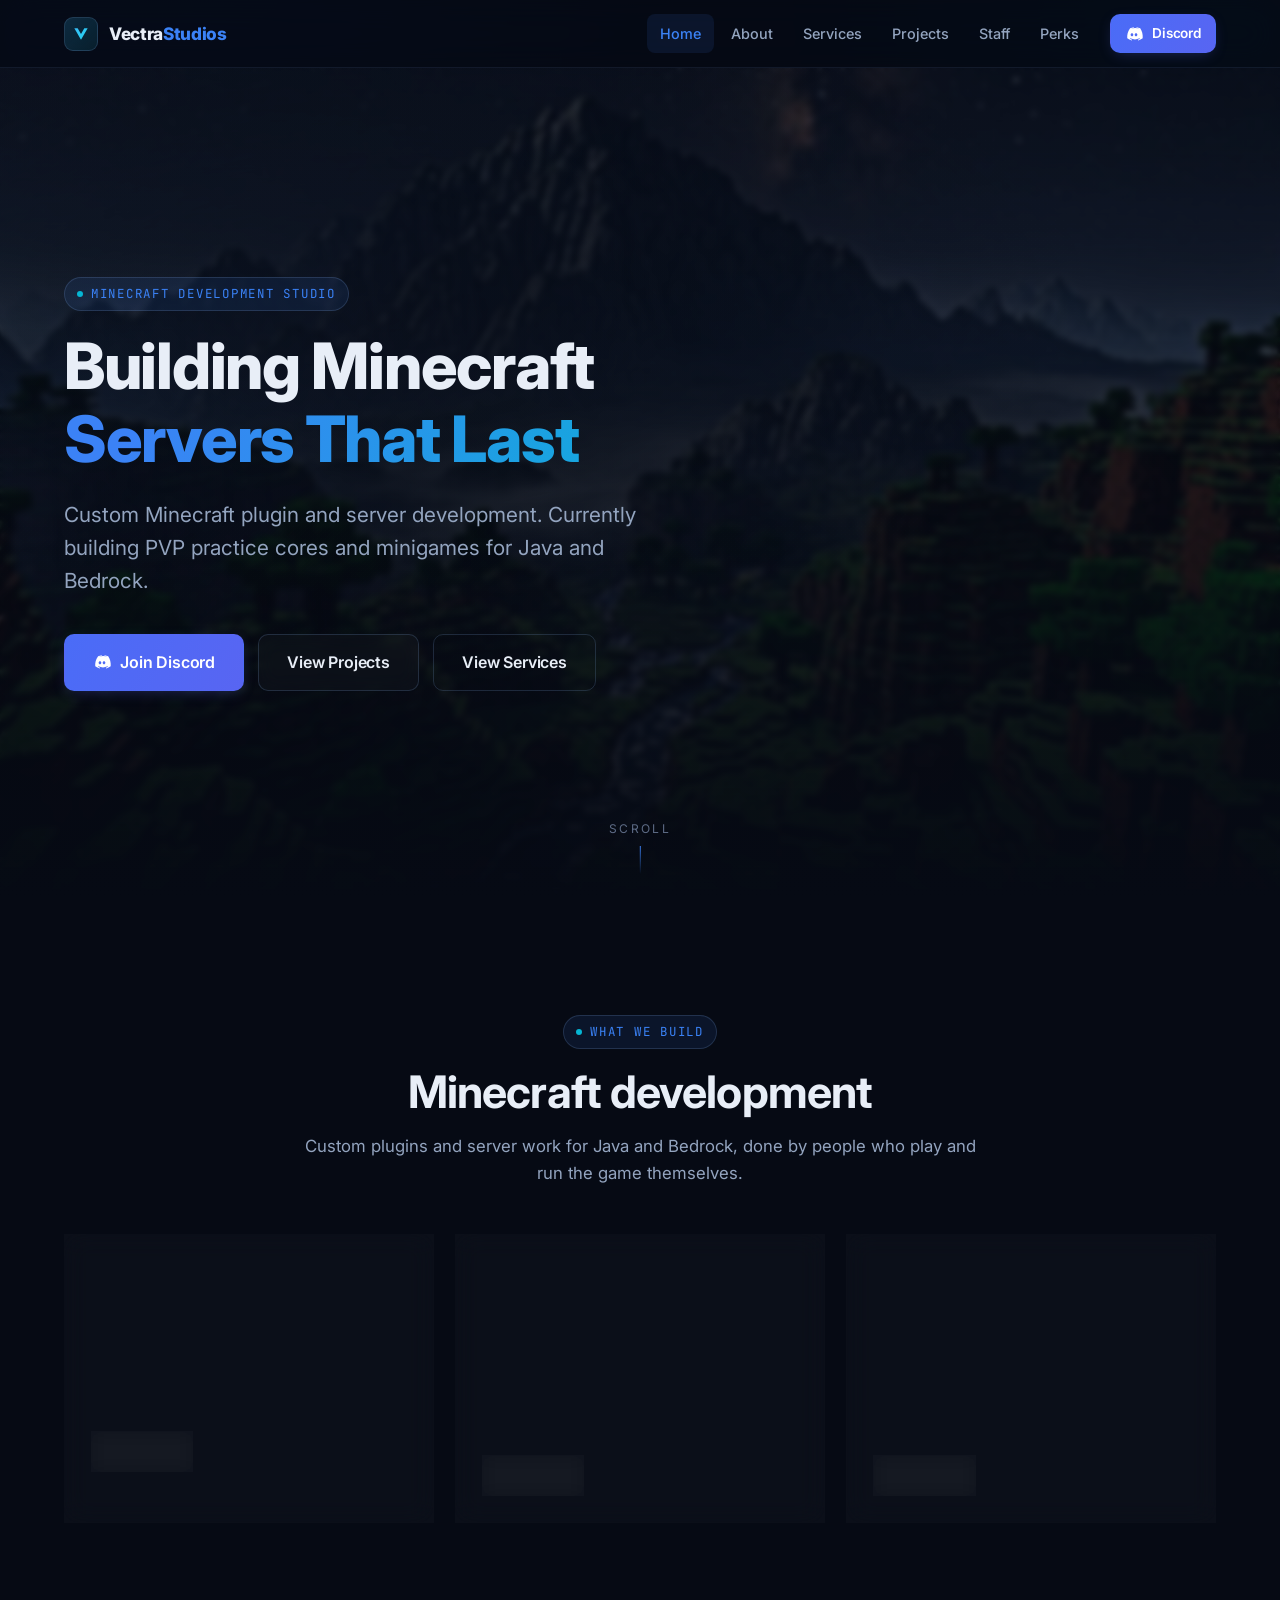
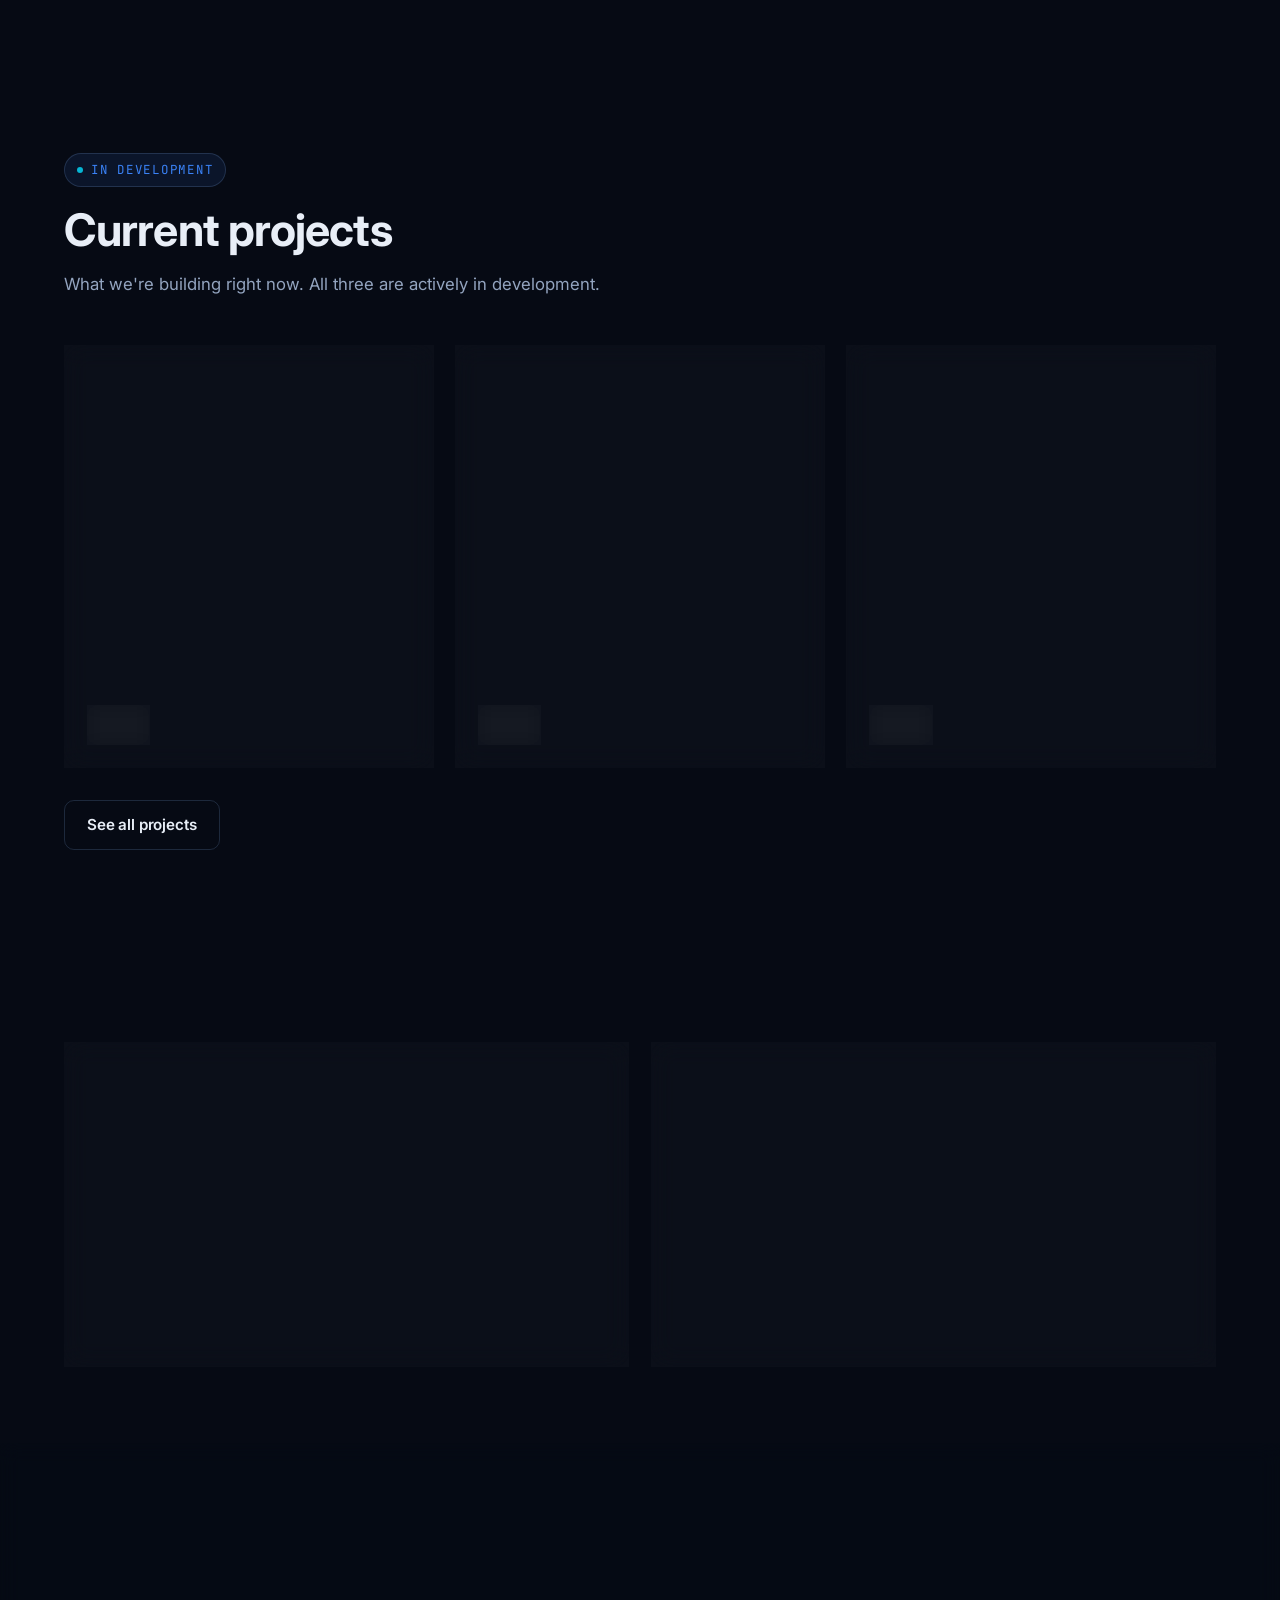
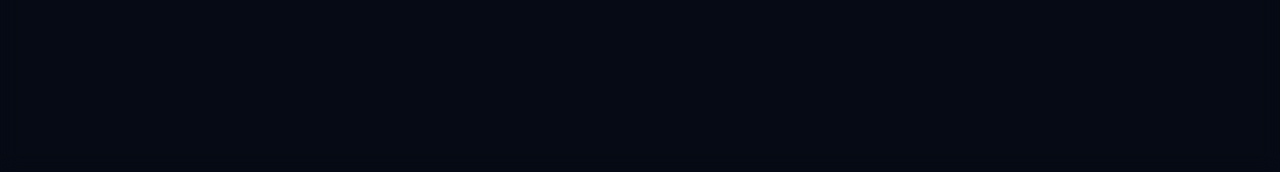
<file: index.html>
<!DOCTYPE html>
<html lang="en">
<head>
  <meta charset="UTF-8" />
  <meta name="viewport" content="width=device-width, initial-scale=1.0" />
  <title>Vectra Studios — Building Minecraft Servers That Last</title>
  <meta name="description" content="Vectra Studios is a Minecraft development studio focused on custom plugins, server setups, optimization, technical support, and community-driven projects." />
  <meta name="author" content="Vectra Studios" />
  <meta name="theme-color" content="#060a14" />

  <!-- Open Graph -->
  <meta property="og:type" content="website" />
  <meta property="og:title" content="Vectra Studios — Building Minecraft Servers That Last" />
  <meta property="og:description" content="Custom Minecraft plugins, server setups, optimization, and community-driven development." />
  <meta property="og:image" content="assets/backgrounds/hero-bg.png" />
  <meta property="og:site_name" content="Vectra Studios" />

  <!-- Twitter -->
  <meta name="twitter:card" content="summary_large_image" />
  <meta name="twitter:title" content="Vectra Studios" />
  <meta name="twitter:description" content="Building Minecraft Servers That Last — custom plugins, setups, optimization." />
  <meta name="twitter:image" content="assets/backgrounds/hero-bg.png" />

  <link rel="icon" type="image/svg+xml" href="assets/icons/favicon.svg" />
  <link rel="preconnect" href="https://fonts.googleapis.com" />
  <link rel="stylesheet" href="css/style.css" />

  <!-- Structured data -->
  <script type="application/ld+json">
  {
    "@context": "https://schema.org",
    "@type": "Organization",
    "name": "Vectra Studios",
    "description": "Minecraft development studio focused on custom plugins, server setups, optimization, technical support, and community-driven projects.",
    "url": "https://vectrastudios.github.io",
    "logo": "assets/icons/favicon.svg",
    "sameAs": ["https://github.com/vectrastudios", "https://discord.gg/g9WxvtFgFj"]
  }
  </script>
</head>
<body>
  <div class="page-loader"><div class="loader-mark"></div></div>

  <!-- ===== Navbar ===== -->
  <header class="navbar">
    <div class="nav-inner">
      <a href="index.html" class="brand" aria-label="Vectra Studios home">
        <span class="brand-mark">
          <svg viewBox="0 0 24 24" fill="none" xmlns="http://www.w3.org/2000/svg">
            <defs><linearGradient id="bg1" x1="0" y1="0" x2="1" y2="1"><stop offset="0" stop-color="#38bdf8"/><stop offset="1" stop-color="#22d3ee"/></linearGradient></defs>
            <path d="M4 5 L12 19 L20 5 L16 5 L12 12 L8 5 Z" fill="url(#bg1)"/>
          </svg>
        </span>
        <span>Vectra<b>Studios</b></span>
      </a>
      <div class="nav-collapsible">
        <nav class="nav-links" aria-label="Primary navigation">
          <a href="index.html">Home</a>
          <a href="about.html">About</a>
          <a href="services.html">Services</a>
          <a href="projects.html">Projects</a>
          <a href="staff.html">Staff</a>
          <a href="perks.html">Perks</a>
        </nav>
        <div class="nav-actions">
          <a class="btn btn-discord btn-sm" data-discord href="#" target="_blank" rel="noopener noreferrer">
            <svg width="16" height="16" viewBox="0 0 24 24" fill="currentColor"><path d="M20.3 4.4A19.8 19.8 0 0 0 15.4 3l-.3.5c1.6.4 2.9 1 4.1 1.8a13.6 13.6 0 0 0-11.3 0c1.2-.8 2.6-1.4 4.1-1.8L11.7 3a19.8 19.8 0 0 0-4.9 1.4C3.5 8.9 2.7 13.3 3 17.6a19.9 19.9 0 0 0 6 3l.5-.8c-1-.4-2-.9-2.9-1.5l.7-.5a14.2 14.2 0 0 0 12 0l.7.5c-.9.6-1.9 1.1-2.9 1.5l.5.8a19.9 19.9 0 0 0 6-3c.4-5-.9-9.4-3.3-13.2ZM9.3 15c-1 0-1.8-.9-1.8-2s.8-2 1.8-2 1.8.9 1.8 2-.8 2-1.8 2Zm5.4 0c-1 0-1.8-.9-1.8-2s.8-2 1.8-2 1.8.9 1.8 2-.8 2-1.8 2Z"/></svg>
            Discord
          </a>
        </div>
      </div>
      <button class="nav-toggle" aria-label="Toggle menu" aria-expanded="false"><span></span></button>
    </div>
  </header>

  <main>
    <!-- ===== Hero ===== -->
    <section class="hero">
      <div class="hero-bg" aria-hidden="true"></div>
      <div class="hero-overlay" aria-hidden="true"></div>
      <div class="container">
        <div class="hero-inner">
          <span class="eyebrow">Minecraft Development Studio</span>
          <h1>
            <span class="line">Building Minecraft</span>
            <span class="line gradient-text">Servers That Last</span>
          </h1>
          <p class="hero-sub">
            Custom Minecraft plugin and server development. Currently building PVP practice cores and minigames for Java and Bedrock.
          </p>
          <div class="hero-cta">
            <a class="btn btn-discord btn-lg" data-discord href="#" target="_blank" rel="noopener noreferrer">
              <svg width="18" height="18" viewBox="0 0 24 24" fill="currentColor"><path d="M20.3 4.4A19.8 19.8 0 0 0 15.4 3l-.3.5c1.6.4 2.9 1 4.1 1.8a13.6 13.6 0 0 0-11.3 0c1.2-.8 2.6-1.4 4.1-1.8L11.7 3a19.8 19.8 0 0 0-4.9 1.4C3.5 8.9 2.7 13.3 3 17.6a19.9 19.9 0 0 0 6 3l.5-.8c-1-.4-2-.9-2.9-1.5l.7-.5a14.2 14.2 0 0 0 12 0l.7.5c-.9.6-1.9 1.1-2.9 1.5l.5.8a19.9 19.9 0 0 0 6-3c.4-5-.9-9.4-3.3-13.2ZM9.3 15c-1 0-1.8-.9-1.8-2s.8-2 1.8-2 1.8.9 1.8 2-.8 2-1.8 2Zm5.4 0c-1 0-1.8-.9-1.8-2s.8-2 1.8-2 1.8.9 1.8 2-.8 2-1.8 2Z"/></svg>
              Join Discord
            </a>
            <a class="btn btn-ghost btn-lg" href="projects.html">View Projects</a>
            <a class="btn btn-outline btn-lg" href="services.html">View Services</a>
          </div>
        </div>
      </div>
      <div class="scroll-cue">Scroll</div>
    </section>

    <!-- ===== Services preview ===== -->
    <section class="section">
      <div class="container">
        <div class="section-head center" data-reveal>
          <span class="eyebrow">What we build</span>
          <h2>Minecraft development</h2>
          <p>Custom plugins and server work for Java and Bedrock, done by people who play and run the game themselves.</p>
        </div>
        <div class="grid grid-3">
          <article class="card card-glow svc-card" data-reveal data-reveal-delay="0s">
            <div class="svc-icon"><svg viewBox="0 0 24 24" fill="none" stroke="currentColor" stroke-width="2" stroke-linecap="round" stroke-linejoin="round"><polyline points="16 18 22 12 16 6"/><polyline points="8 6 2 12 8 18"/></svg></div>
            <h3>Custom Plugins</h3>
            <p>Purpose-built plugins for Java and Bedrock, written to be readable and maintainable.</p>
            <a class="btn btn-ghost btn-sm" href="services.html#plugins">Learn more</a>
          </article>
          <article class="card card-glow svc-card" data-reveal data-reveal-delay="0.08s">
            <div class="svc-icon"><svg viewBox="0 0 24 24" fill="none" stroke="currentColor" stroke-width="2" stroke-linecap="round" stroke-linejoin="round"><rect x="2" y="3" width="20" height="14" rx="2"/><line x1="8" y1="21" x2="16" y2="21"/><line x1="12" y1="17" x2="12" y2="21"/></svg></div>
            <h3>Server Setups</h3>
            <p>Complete network configurations — proxy, lobbies, game servers, permissions and deployment docs.</p>
            <a class="btn btn-ghost btn-sm" href="services.html#setups">Learn more</a>
          </article>
          <article class="card card-glow svc-card" data-reveal data-reveal-delay="0.16s">
            <div class="svc-icon"><svg viewBox="0 0 24 24" fill="none" stroke="currentColor" stroke-width="2" stroke-linecap="round" stroke-linejoin="round"><path d="M13 2 3 14h9l-1 8 10-12h-9l1-8z"/></svg></div>
            <h3>Optimization</h3>
            <p>Profile, identify and resolve lag sources — chunk loading, mob AI, plugin overhead and TPS drops.</p>
            <a class="btn btn-ghost btn-sm" href="services.html#optimization">Learn more</a>
          </article>
        </div>
      </div>
    </section>

    <!-- ===== Current projects ===== -->
    <section class="section">
      <div class="container">
        <div class="section-head" data-reveal>
          <span class="eyebrow">In development</span>
          <h2>Current projects</h2>
          <p>What we're building right now. All three are actively in development.</p>
        </div>
        <div class="grid grid-3" id="featured-grid">
          <article class="card proj-card card-glow" data-reveal>
            <div class="proj-thumb proj-placeholder">
              <div class="ph-inner">
                <svg viewBox="0 0 24 24" fill="none" stroke="currentColor" stroke-width="1.5" stroke-linecap="round" stroke-linejoin="round"><polyline points="16 18 22 12 16 6"/><polyline points="8 6 2 12 8 18"/></svg>
                <span class="ph-name mono">CPvPWars</span>
                <span class="ph-edition mono">Java</span>
              </div>
            </div>
            <div class="proj-body">
              <div class="cat-row"><span class="badge">Paper Plugin</span><span class="badge badge-warn badge-dot">In Development</span></div>
              <h3>CPvPWars</h3>
              <p>A Paper plugin that brings CPvP and Bedwars into one minigame.</p>
              <div class="proj-links"><a class="btn btn-ghost btn-sm" href="projects.html">View</a></div>
            </div>
          </article>
          <article class="card proj-card card-glow" data-reveal data-reveal-delay="0.08s">
            <div class="proj-thumb proj-placeholder">
              <div class="ph-inner">
                <svg viewBox="0 0 24 24" fill="none" stroke="currentColor" stroke-width="1.5" stroke-linecap="round" stroke-linejoin="round"><polyline points="16 18 22 12 16 6"/><polyline points="8 6 2 12 8 18"/></svg>
                <span class="ph-name mono">VectraCore</span>
                <span class="ph-edition mono">Bedrock</span>
              </div>
            </div>
            <div class="proj-body">
              <div class="cat-row"><span class="badge">Open Source</span><span class="badge badge-warn badge-dot">In Development</span></div>
              <h3>VectraCore</h3>
              <p>Open-source Bedrock PVP practice core for PocketMine-MP, inspired by Zeqa s9.</p>
              <div class="proj-links"><a class="btn btn-ghost btn-sm" href="projects.html">View</a></div>
            </div>
          </article>
          <article class="card proj-card card-glow" data-reveal data-reveal-delay="0.16s">
            <div class="proj-thumb proj-placeholder">
              <div class="ph-inner">
                <svg viewBox="0 0 24 24" fill="none" stroke="currentColor" stroke-width="1.5" stroke-linecap="round" stroke-linejoin="round"><polyline points="16 18 22 12 16 6"/><polyline points="8 6 2 12 8 18"/></svg>
                <span class="ph-name mono">AerisCore</span>
                <span class="ph-edition mono">Java</span>
              </div>
            </div>
            <div class="proj-body">
              <div class="cat-row"><span class="badge">Paper Plugin</span><span class="badge badge-warn badge-dot">In Development</span></div>
              <h3>AerisCore</h3>
              <p>A Java Edition PVP practice core for Paper servers.</p>
              <div class="proj-links"><a class="btn btn-ghost btn-sm" href="projects.html">View</a></div>
            </div>
          </article>
        </div>
        <div class="mt-8" data-reveal>
          <a class="btn btn-outline" href="projects.html">See all projects</a>
        </div>
      </div>
    </section>

    <!-- ===== Discord widget + CTA ===== -->
    <section class="section-sm">
      <div class="container">
        <div class="grid grid-2">
          <div class="card card-glow" data-reveal="left">
            <div class="svc-icon"><svg viewBox="0 0 24 24" fill="currentColor"><path d="M20.3 4.4A19.8 19.8 0 0 0 15.4 3l-.3.5c1.6.4 2.9 1 4.1 1.8a13.6 13.6 0 0 0-11.3 0c1.2-.8 2.6-1.4 4.1-1.8L11.7 3a19.8 19.8 0 0 0-4.9 1.4C3.5 8.9 2.7 13.3 3 17.6a19.9 19.9 0 0 0 6 3l.5-.8c-1-.4-2-.9-2.9-1.5l.7-.5a14.2 14.2 0 0 0 12 0l.7.5c-.9.6-1.9 1.1-2.9 1.5l.5.8a19.9 19.9 0 0 0 6-3c.4-5-.9-9.4-3.3-13.2ZM9.3 15c-1 0-1.8-.9-1.8-2s.8-2 1.8-2 1.8.9 1.8 2-.8 2-1.8 2Zm5.4 0c-1 0-1.8-.9-1.8-2s.8-2 1.8-2 1.8.9 1.8 2-.8 2-1.8 2Z"/></svg></div>
            <h3>Join the community</h3>
            <p>Most of our work is coordinated through Discord. Commission requests, support tickets, open-source discussion and project updates all happen there. Drop in if you want to talk shop or request a quote.</p>
            <div class="flex gap-3 flex-wrap mt-6">
              <a class="btn btn-discord" data-discord href="#" target="_blank" rel="noopener noreferrer">Join Discord</a>
              <a class="btn btn-outline" href="services.html#contact">Commission request</a>
            </div>
          </div>
          <div class="card widget-card" data-reveal="right">
            <div class="widget-head">
              <span class="dot"></span>
              <strong>Vectra Studios</strong>
              <span class="text-dim mono" style="font-size:.8rem;margin-left:auto">discord.gg/<span data-discord-code>g9WxvtFgFj</span></span>
            </div>
            <div class="widget-body" id="discord-widget-body">
              <div>
                <p class="mb-4">Live member list and online status load here.</p>
                <a class="btn btn-primary btn-sm" data-discord href="#" target="_blank" rel="noopener noreferrer">Open in Discord</a>
              </div>
            </div>
          </div>
        </div>
      </div>
    </section>
  </main>

  <!-- ===== Footer ===== -->
  <footer class="footer">
    <div class="container">
      <div class="footer-top">
        <div class="footer-brand">
          <a href="index.html" class="brand">
            <span class="brand-mark"><svg viewBox="0 0 24 24" fill="none"><path d="M4 5 L12 19 L20 5 L16 5 L12 12 L8 5 Z" fill="#3b82f6"/></svg></span>
            <span>Vectra<b>Studios</b></span>
          </a>
          <p>Building Minecraft servers that last. Custom plugins, server setups, optimization and community projects.</p>
          <div class="footer-social">
            <a data-discord href="#" aria-label="Discord" target="_blank" rel="noopener noreferrer"><svg viewBox="0 0 24 24" fill="currentColor"><path d="M20.3 4.4A19.8 19.8 0 0 0 15.4 3l-.3.5c1.6.4 2.9 1 4.1 1.8a13.6 13.6 0 0 0-11.3 0c1.2-.8 2.6-1.4 4.1-1.8L11.7 3a19.8 19.8 0 0 0-4.9 1.4C3.5 8.9 2.7 13.3 3 17.6a19.9 19.9 0 0 0 6 3l.5-.8c-1-.4-2-.9-2.9-1.5l.7-.5a14.2 14.2 0 0 0 12 0l.7.5c-.9.6-1.9 1.1-2.9 1.5l.5.8a19.9 19.9 0 0 0 6-3c.4-5-.9-9.4-3.3-13.2ZM9.3 15c-1 0-1.8-.9-1.8-2s.8-2 1.8-2 1.8.9 1.8 2-.8 2-1.8 2Zm5.4 0c-1 0-1.8-.9-1.8-2s.8-2 1.8-2 1.8.9 1.8 2-.8 2-1.8 2Z"/></svg></a>
            <a href="https://github.com/vectrastudios" aria-label="GitHub" target="_blank" rel="noopener noreferrer"><svg viewBox="0 0 24 24" fill="currentColor"><path d="M12 .5A11.5 11.5 0 0 0 .5 12 11.5 11.5 0 0 0 8.4 23c.6.1.8-.3.8-.6v-2c-3.3.7-4-1.6-4-1.6-.6-1.4-1.3-1.7-1.3-1.7-1.1-.7.1-.7.1-.7 1.2.1 1.8 1.2 1.8 1.2 1 1.8 2.8 1.3 3.5 1 .1-.8.4-1.3.8-1.6-2.7-.3-5.5-1.3-5.5-6 0-1.3.5-2.4 1.2-3.2 0-.4-.5-1.6.2-3.2 0 0 1-.3 3.3 1.2a11 11 0 0 1 6 0c2.3-1.5 3.3-1.2 3.3-1.2.7 1.6.2 2.8.1 3.2.8.8 1.2 1.9 1.2 3.2 0 4.6-2.8 5.6-5.5 6 .4.3.8 1 .8 2.1v3.1c0 .3.2.7.8.6A11.5 11.5 0 0 0 23.5 12 11.5 11.5 0 0 0 12 .5Z"/></svg></a>
          </div>
        </div>
        <div class="footer-col">
          <h4>Studio</h4>
          <a href="about.html">About</a>
          <a href="staff.html">Team</a>
          <a href="projects.html">Projects</a>
        </div>
        <div class="footer-col">
          <h4>Services</h4>
          <a href="services.html">All Services</a>
          <a href="services.html#pricing">Pricing</a>
          <a href="services.html#plugins">Plugins</a>
          <a href="services.html#setups">Setups</a>
        </div>
        <div class="footer-col">
          <h4>Community</h4>
          <a data-discord href="#">Discord</a>
          <a href="https://github.com/vectrastudios">GitHub</a>
          <a href="perks.html">Perks</a>
        </div>
      </div>
      <div class="footer-bottom">
        <div>&copy; <span data-year>2025</span> Vectra Studios. All rights reserved.</div>
        <div class="links">
          <a href="about.html">About</a>
          <a data-discord href="#">Discord</a>
          <a href="https://github.com/vectrastudios">GitHub</a>
        </div>
      </div>
    </div>
  </footer>

  <script src="js/config.js"></script>
  <script src="js/main.js"></script>
</body>
</html>
</file>
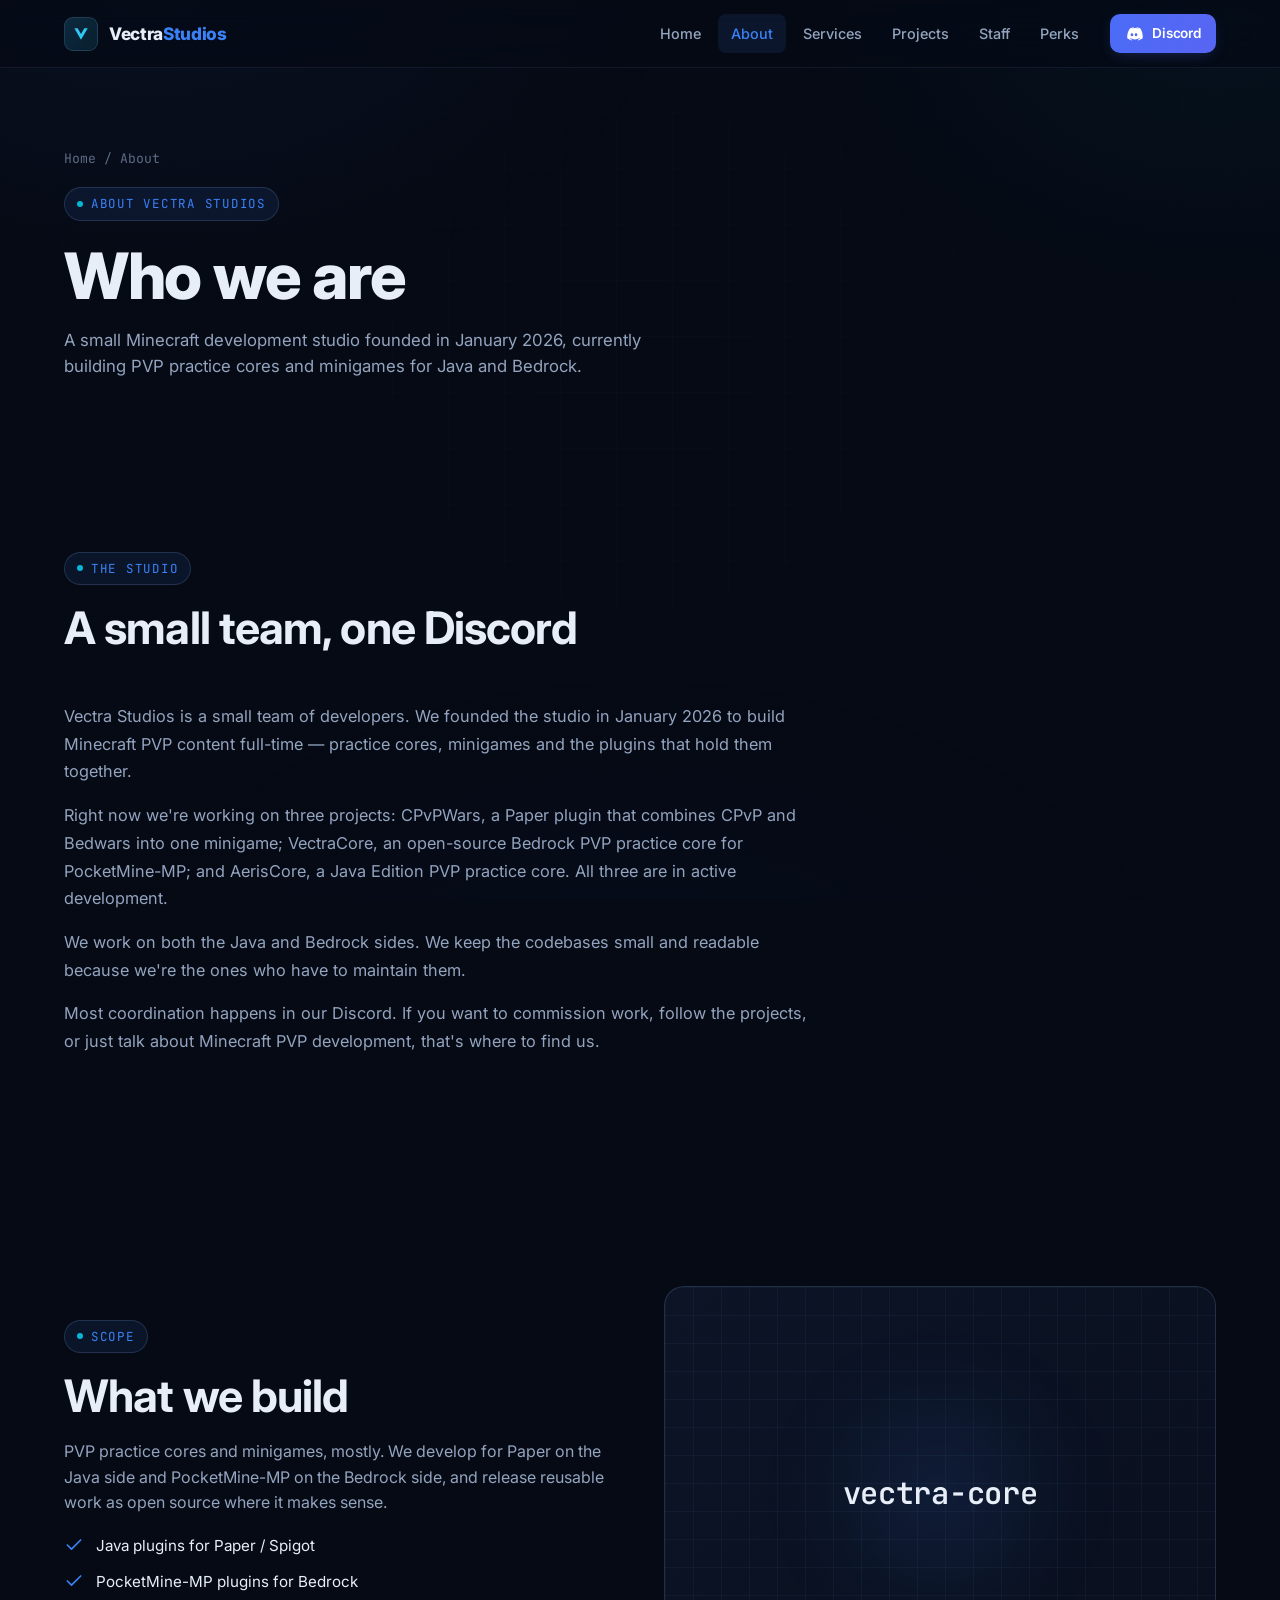
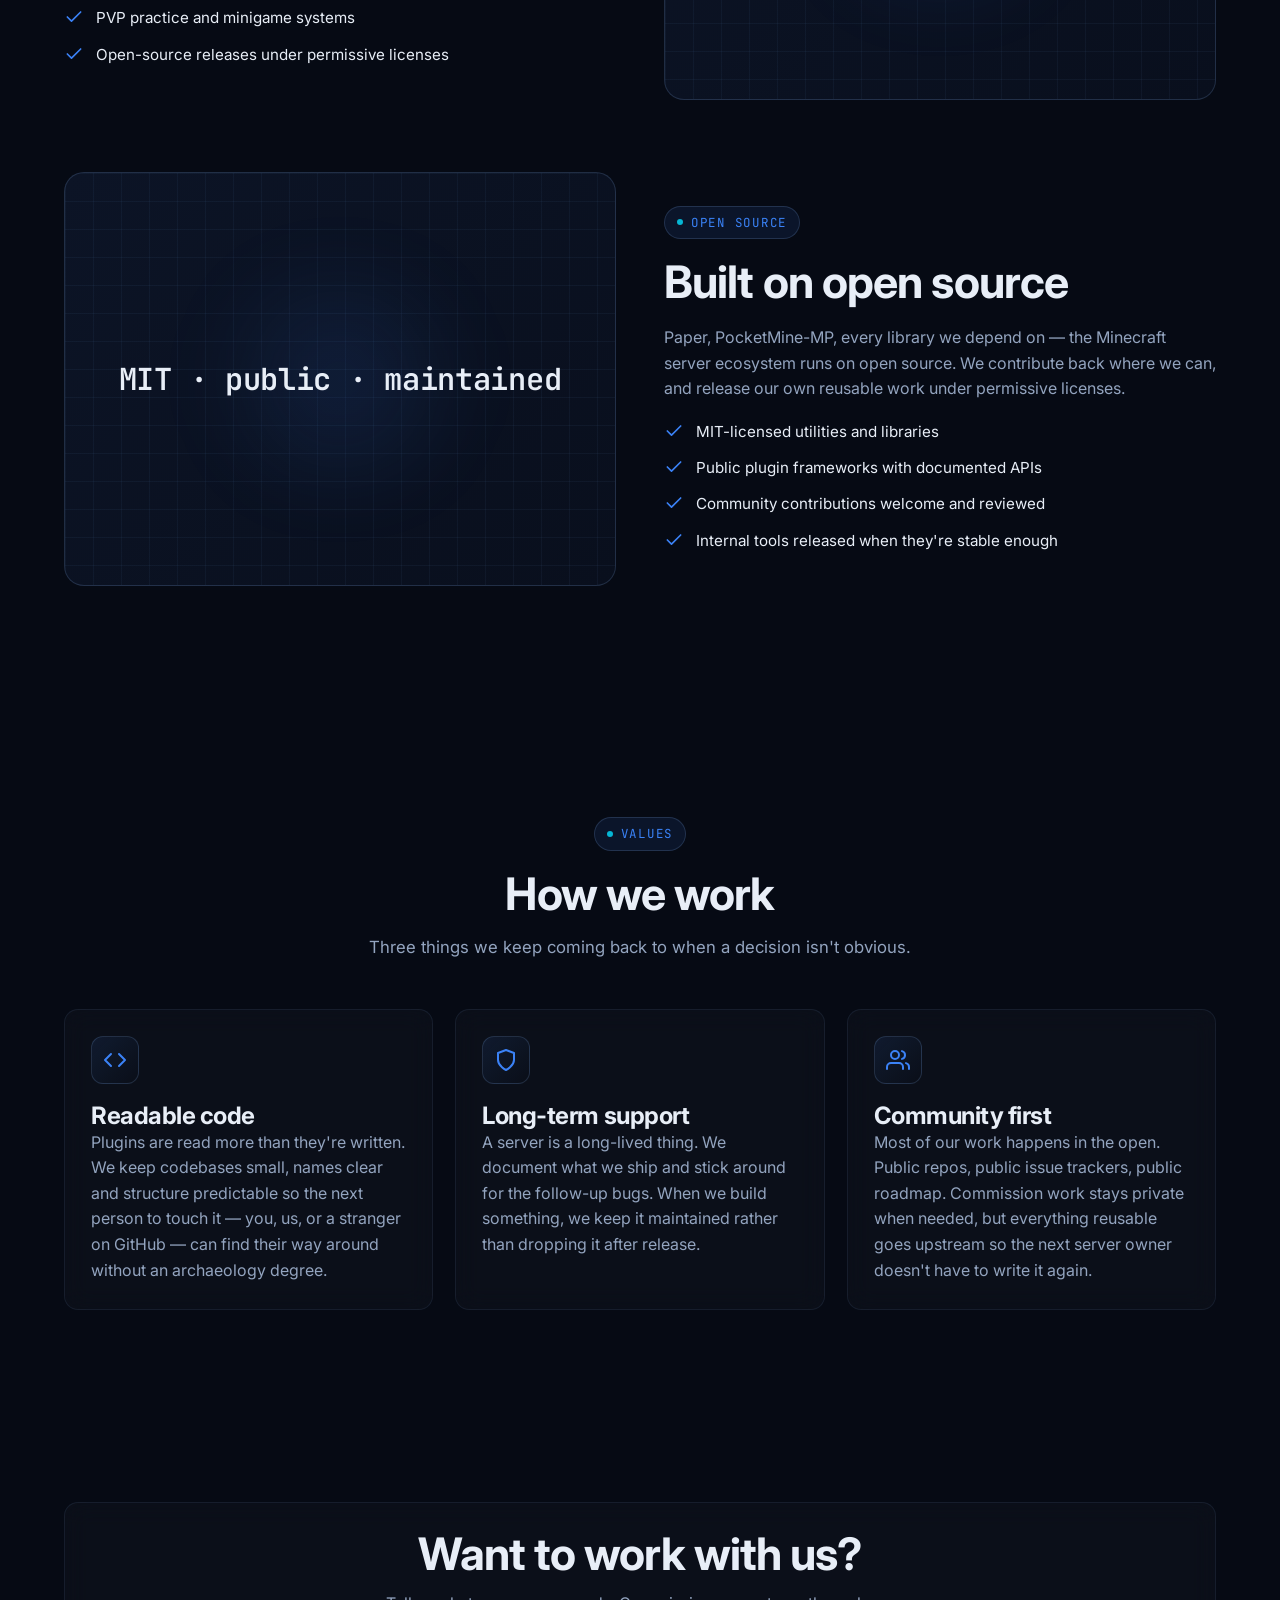
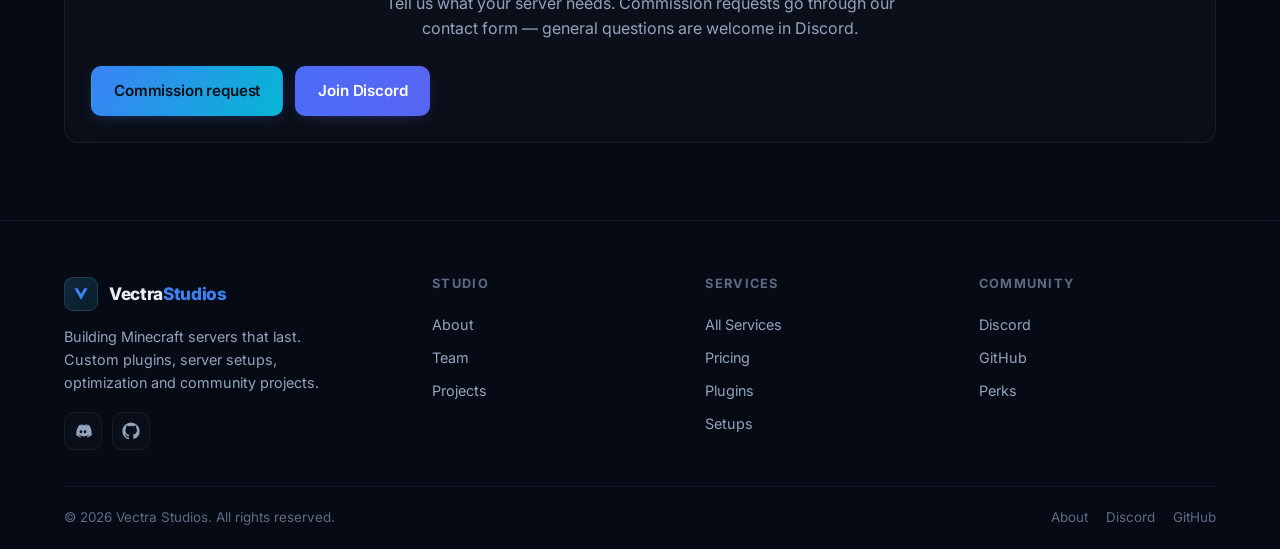
<file: about.html>
<!DOCTYPE html>
<html lang="en">
<head>
  <meta charset="UTF-8" />
  <meta name="viewport" content="width=device-width, initial-scale=1.0" />
  <title>About — Vectra Studios</title>
  <meta name="description" content="Vectra Studios is a small Minecraft development studio that runs servers, writes plugins for Paper and PocketMine-MP, and maintains what it ships." />
  <meta name="author" content="Vectra Studios" />
  <meta name="theme-color" content="#060a14" />
  <meta property="og:type" content="website" />
  <meta property="og:title" content="About — Vectra Studios" />
  <meta property="og:description" content="A small Minecraft development studio focused on readable code, long-term support and open-source work." />
  <meta property="og:image" content="assets/backgrounds/hero-bg.png" />
  <meta name="twitter:card" content="summary_large_image" />
  <link rel="icon" type="image/svg+xml" href="assets/icons/favicon.svg" />
  <link rel="preconnect" href="https://fonts.googleapis.com" />
  <link rel="stylesheet" href="css/style.css" />
  <style>
    .prose p { margin-bottom: 16px; line-height: 1.7; font-size: 1.02rem; }
    .prose p:last-child { margin-bottom: 0; }
    .feature-visual { position: relative; display: flex; align-items: center; justify-content: center; min-height: 260px; }
    .feature-visual code.mono {
      position: relative; z-index: 2; font-size: clamp(1.2rem, 2.4vw, 1.9rem);
      font-weight: 600; color: var(--text); letter-spacing: -0.01em; text-align: center;
      padding: 0 18px;
    }
  </style>
</head>
<body>
  <div class="page-loader"><div class="loader-mark"></div></div>

  <header class="navbar">
    <div class="nav-inner">
      <a href="index.html" class="brand" aria-label="Vectra Studios home">
        <span class="brand-mark">
          <svg viewBox="0 0 24 24" fill="none" xmlns="http://www.w3.org/2000/svg">
            <defs><linearGradient id="bg1" x1="0" y1="0" x2="1" y2="1"><stop offset="0" stop-color="#38bdf8"/><stop offset="1" stop-color="#22d3ee"/></linearGradient></defs>
            <path d="M4 5 L12 19 L20 5 L16 5 L12 12 L8 5 Z" fill="url(#bg1)"/>
          </svg>
        </span>
        <span>Vectra<b>Studios</b></span>
      </a>
      <div class="nav-collapsible">
        <nav class="nav-links" aria-label="Primary navigation">
          <a href="index.html">Home</a>
          <a href="about.html">About</a>
          <a href="services.html">Services</a>
          <a href="projects.html">Projects</a>
          <a href="staff.html">Staff</a>
          <a href="perks.html">Perks</a>
        </nav>
        <div class="nav-actions">
          <a class="btn btn-discord btn-sm" data-discord href="#" target="_blank" rel="noopener noreferrer">
            <svg width="16" height="16" viewBox="0 0 24 24" fill="currentColor"><path d="M20.3 4.4A19.8 19.8 0 0 0 15.4 3l-.3.5c1.6.4 2.9 1 4.1 1.8a13.6 13.6 0 0 0-11.3 0c1.2-.8 2.6-1.4 4.1-1.8L11.7 3a19.8 19.8 0 0 0-4.9 1.4C3.5 8.9 2.7 13.3 3 17.6a19.9 19.9 0 0 0 6 3l.5-.8c-1-.4-2-.9-2.9-1.5l.7-.5a14.2 14.2 0 0 0 12 0l.7.5c-.9.6-1.9 1.1-2.9 1.5l.5.8a19.9 19.9 0 0 0 6-3c.4-5-.9-9.4-3.3-13.2ZM9.3 15c-1 0-1.8-.9-1.8-2s.8-2 1.8-2 1.8.9 1.8 2-.8 2-1.8 2Zm5.4 0c-1 0-1.8-.9-1.8-2s.8-2 1.8-2 1.8.9 1.8 2-.8 2-1.8 2Z"/></svg>
            Discord
          </a>
        </div>
      </div>
      <button class="nav-toggle" aria-label="Toggle menu" aria-expanded="false"><span></span></button>
    </div>
  </header>

  <main>
    <!-- ===== Page header ===== -->
    <section class="page-header">
      <div class="container">
        <nav class="breadcrumb" aria-label="Breadcrumb">
          <a href="index.html">Home</a>
          <span>/</span>
          <span>About</span>
        </nav>
        <span class="eyebrow">About Vectra Studios</span>
        <h1>Who we are</h1>
        <p>A small Minecraft development studio founded in January 2026, currently building PVP practice cores and minigames for Java and Bedrock.</p>
      </div>
    </section>

    <!-- ===== Intro ===== -->
    <section class="section">
      <div class="container">
        <div class="section-head" data-reveal>
          <span class="eyebrow">The studio</span>
          <h2>A small team, one Discord</h2>
        </div>
        <div class="prose" data-reveal data-reveal-delay="0.08s" style="max-width:760px">
          <p>Vectra Studios is a small team of developers. We founded the studio in January 2026 to build Minecraft PVP content full-time — practice cores, minigames and the plugins that hold them together.</p>
          <p>Right now we're working on three projects: CPvPWars, a Paper plugin that combines CPvP and Bedwars into one minigame; VectraCore, an open-source Bedrock PVP practice core for PocketMine-MP; and AerisCore, a Java Edition PVP practice core. All three are in active development.</p>
          <p>We work on both the Java and Bedrock sides. We keep the codebases small and readable because we're the ones who have to maintain them.</p>
          <p>Most coordination happens in our Discord. If you want to commission work, follow the projects, or just talk about Minecraft PVP development, that's where to find us.</p>
        </div>
      </div>
    </section>

    <!-- ===== Feature rows ===== -->
    <section class="section">
      <div class="container">
        <div class="feature-row" data-reveal="left">
          <div class="feature-text">
            <span class="eyebrow">Scope</span>
            <h2>What we build</h2>
            <p>PVP practice cores and minigames, mostly. We develop for Paper on the Java side and PocketMine-MP on the Bedrock side, and release reusable work as open source where it makes sense.</p>
            <ul class="feature-list">
              <li><svg viewBox="0 0 24 24" fill="none" stroke="currentColor" stroke-width="2" stroke-linecap="round" stroke-linejoin="round"><polyline points="20 6 9 17 4 12"/></svg><span>Java plugins for Paper / Spigot</span></li>
              <li><svg viewBox="0 0 24 24" fill="none" stroke="currentColor" stroke-width="2" stroke-linecap="round" stroke-linejoin="round"><polyline points="20 6 9 17 4 12"/></svg><span>PocketMine-MP plugins for Bedrock</span></li>
              <li><svg viewBox="0 0 24 24" fill="none" stroke="currentColor" stroke-width="2" stroke-linecap="round" stroke-linejoin="round"><polyline points="20 6 9 17 4 12"/></svg><span>PVP practice and minigame systems</span></li>
              <li><svg viewBox="0 0 24 24" fill="none" stroke="currentColor" stroke-width="2" stroke-linecap="round" stroke-linejoin="round"><polyline points="20 6 9 17 4 12"/></svg><span>Open-source releases under permissive licenses</span></li>
            </ul>
          </div>
          <div class="feature-visual">
            <div class="glow"></div>
            <code class="mono">vectra-core</code>
          </div>
        </div>

        <div class="feature-row" data-reveal="right">
          <div class="feature-text">
            <span class="eyebrow">Open source</span>
            <h2>Built on open source</h2>
            <p>Paper, PocketMine-MP, every library we depend on — the Minecraft server ecosystem runs on open source. We contribute back where we can, and release our own reusable work under permissive licenses.</p>
            <ul class="feature-list">
              <li><svg viewBox="0 0 24 24" fill="none" stroke="currentColor" stroke-width="2" stroke-linecap="round" stroke-linejoin="round"><polyline points="20 6 9 17 4 12"/></svg><span>MIT-licensed utilities and libraries</span></li>
              <li><svg viewBox="0 0 24 24" fill="none" stroke="currentColor" stroke-width="2" stroke-linecap="round" stroke-linejoin="round"><polyline points="20 6 9 17 4 12"/></svg><span>Public plugin frameworks with documented APIs</span></li>
              <li><svg viewBox="0 0 24 24" fill="none" stroke="currentColor" stroke-width="2" stroke-linecap="round" stroke-linejoin="round"><polyline points="20 6 9 17 4 12"/></svg><span>Community contributions welcome and reviewed</span></li>
              <li><svg viewBox="0 0 24 24" fill="none" stroke="currentColor" stroke-width="2" stroke-linecap="round" stroke-linejoin="round"><polyline points="20 6 9 17 4 12"/></svg><span>Internal tools released when they're stable enough</span></li>
            </ul>
          </div>
          <div class="feature-visual">
            <div class="glow"></div>
            <code class="mono">MIT · public · maintained</code>
          </div>
        </div>
      </div>
    </section>

    <!-- ===== Values ===== -->
    <section class="section">
      <div class="container">
        <div class="section-head center" data-reveal>
          <span class="eyebrow">Values</span>
          <h2>How we work</h2>
          <p>Three things we keep coming back to when a decision isn't obvious.</p>
        </div>
        <div class="grid grid-3">
          <article class="card card-glow" data-reveal data-reveal-delay="0s">
            <div class="svc-icon"><svg viewBox="0 0 24 24" fill="none" stroke="currentColor" stroke-width="2" stroke-linecap="round" stroke-linejoin="round"><polyline points="16 18 22 12 16 6"/><polyline points="8 6 2 12 8 18"/></svg></div>
            <h3>Readable code</h3>
            <p>Plugins are read more than they're written. We keep codebases small, names clear and structure predictable so the next person to touch it — you, us, or a stranger on GitHub — can find their way around without an archaeology degree.</p>
          </article>
          <article class="card card-glow" data-reveal data-reveal-delay="0.08s">
            <div class="svc-icon"><svg viewBox="0 0 24 24" fill="none" stroke="currentColor" stroke-width="2" stroke-linecap="round" stroke-linejoin="round"><path d="M12 22s8-4 8-10V5l-8-3-8 3v7c0 6 8 10 8 10z"/></svg></div>
            <h3>Long-term support</h3>
            <p>A server is a long-lived thing. We document what we ship and stick around for the follow-up bugs. When we build something, we keep it maintained rather than dropping it after release.</p>
          </article>
          <article class="card card-glow" data-reveal data-reveal-delay="0.16s">
            <div class="svc-icon"><svg viewBox="0 0 24 24" fill="none" stroke="currentColor" stroke-width="2" stroke-linecap="round" stroke-linejoin="round"><path d="M17 21v-2a4 4 0 0 0-4-4H5a4 4 0 0 0-4 4v2"/><circle cx="9" cy="7" r="4"/><path d="M23 21v-2a4 4 0 0 0-3-3.87"/><path d="M16 3.13a4 4 0 0 1 0 7.75"/></svg></div>
            <h3>Community first</h3>
            <p>Most of our work happens in the open. Public repos, public issue trackers, public roadmap. Commission work stays private when needed, but everything reusable goes upstream so the next server owner doesn't have to write it again.</p>
          </article>
        </div>
      </div>
    </section>

    <!-- ===== CTA ===== -->
    <section class="section-sm">
      <div class="container">
        <div class="card card-glow" data-reveal="scale" style="text-align:center">
          <h2 style="margin-bottom:10px">Want to work with us?</h2>
          <p class="text-muted" style="max-width:560px;margin:0 auto 24px">Tell us what your server needs. Commission requests go through our contact form — general questions are welcome in Discord.</p>
          <div class="flex gap-3 flex-wrap center">
            <a class="btn btn-primary" href="services.html#contact">Commission request</a>
            <a class="btn btn-discord" data-discord href="#" target="_blank" rel="noopener noreferrer">Join Discord</a>
          </div>
        </div>
      </div>
    </section>
  </main>

  <footer class="footer">
    <div class="container">
      <div class="footer-top">
        <div class="footer-brand">
          <a href="index.html" class="brand">
            <span class="brand-mark"><svg viewBox="0 0 24 24" fill="none"><path d="M4 5 L12 19 L20 5 L16 5 L12 12 L8 5 Z" fill="#3b82f6"/></svg></span>
            <span>Vectra<b>Studios</b></span>
          </a>
          <p>Building Minecraft servers that last. Custom plugins, server setups, optimization and community projects.</p>
          <div class="footer-social">
            <a data-discord href="#" aria-label="Discord" target="_blank" rel="noopener noreferrer"><svg viewBox="0 0 24 24" fill="currentColor"><path d="M20.3 4.4A19.8 19.8 0 0 0 15.4 3l-.3.5c1.6.4 2.9 1 4.1 1.8a13.6 13.6 0 0 0-11.3 0c1.2-.8 2.6-1.4 4.1-1.8L11.7 3a19.8 19.8 0 0 0-4.9 1.4C3.5 8.9 2.7 13.3 3 17.6a19.9 19.9 0 0 0 6 3l.5-.8c-1-.4-2-.9-2.9-1.5l.7-.5a14.2 14.2 0 0 0 12 0l.7.5c-.9.6-1.9 1.1-2.9 1.5l.5.8a19.9 19.9 0 0 0 6-3c.4-5-.9-9.4-3.3-13.2ZM9.3 15c-1 0-1.8-.9-1.8-2s.8-2 1.8-2 1.8.9 1.8 2-.8 2-1.8 2Zm5.4 0c-1 0-1.8-.9-1.8-2s.8-2 1.8-2 1.8.9 1.8 2-.8 2-1.8 2Z"/></svg></a>
            <a href="https://github.com/vectrastudios" aria-label="GitHub" target="_blank" rel="noopener noreferrer"><svg viewBox="0 0 24 24" fill="currentColor"><path d="M12 .5A11.5 11.5 0 0 0 .5 12 11.5 11.5 0 0 0 8.4 23c.6.1.8-.3.8-.6v-2c-3.3.7-4-1.6-4-1.6-.6-1.4-1.3-1.7-1.3-1.7-1.1-.7.1-.7.1-.7 1.2.1 1.8 1.2 1.8 1.2 1 1.8 2.8 1.3 3.5 1 .1-.8.4-1.3.8-1.6-2.7-.3-5.5-1.3-5.5-6 0-1.3.5-2.4 1.2-3.2 0-.4-.5-1.6.2-3.2 0 0 1-.3 3.3 1.2a11 11 0 0 1 6 0c2.3-1.5 3.3-1.2 3.3-1.2.7 1.6.2 2.8.1 3.2.8.8 1.2 1.9 1.2 3.2 0 4.6-2.8 5.6-5.5 6 .4.3.8 1 .8 2.1v3.1c0 .3.2.7.8.6A11.5 11.5 0 0 0 23.5 12 11.5 11.5 0 0 0 12 .5Z"/></svg></a>
          </div>
        </div>
        <div class="footer-col">
          <h4>Studio</h4>
          <a href="about.html">About</a>
          <a href="staff.html">Team</a>
          <a href="projects.html">Projects</a>
        </div>
        <div class="footer-col">
          <h4>Services</h4>
          <a href="services.html">All Services</a>
          <a href="services.html#pricing">Pricing</a>
          <a href="services.html#plugins">Plugins</a>
          <a href="services.html#setups">Setups</a>
        </div>
        <div class="footer-col">
          <h4>Community</h4>
          <a data-discord href="#">Discord</a>
          <a href="https://github.com/vectrastudios">GitHub</a>
          <a href="perks.html">Perks</a>
        </div>
      </div>
      <div class="footer-bottom">
        <div>&copy; <span data-year>2025</span> Vectra Studios. All rights reserved.</div>
        <div class="links">
          <a href="about.html">About</a>
          <a data-discord href="#">Discord</a>
          <a href="https://github.com/vectrastudios">GitHub</a>
        </div>
      </div>
    </div>
  </footer>

  <script src="js/config.js"></script>
  <script src="js/main.js"></script>
</body>
</html>
</file>
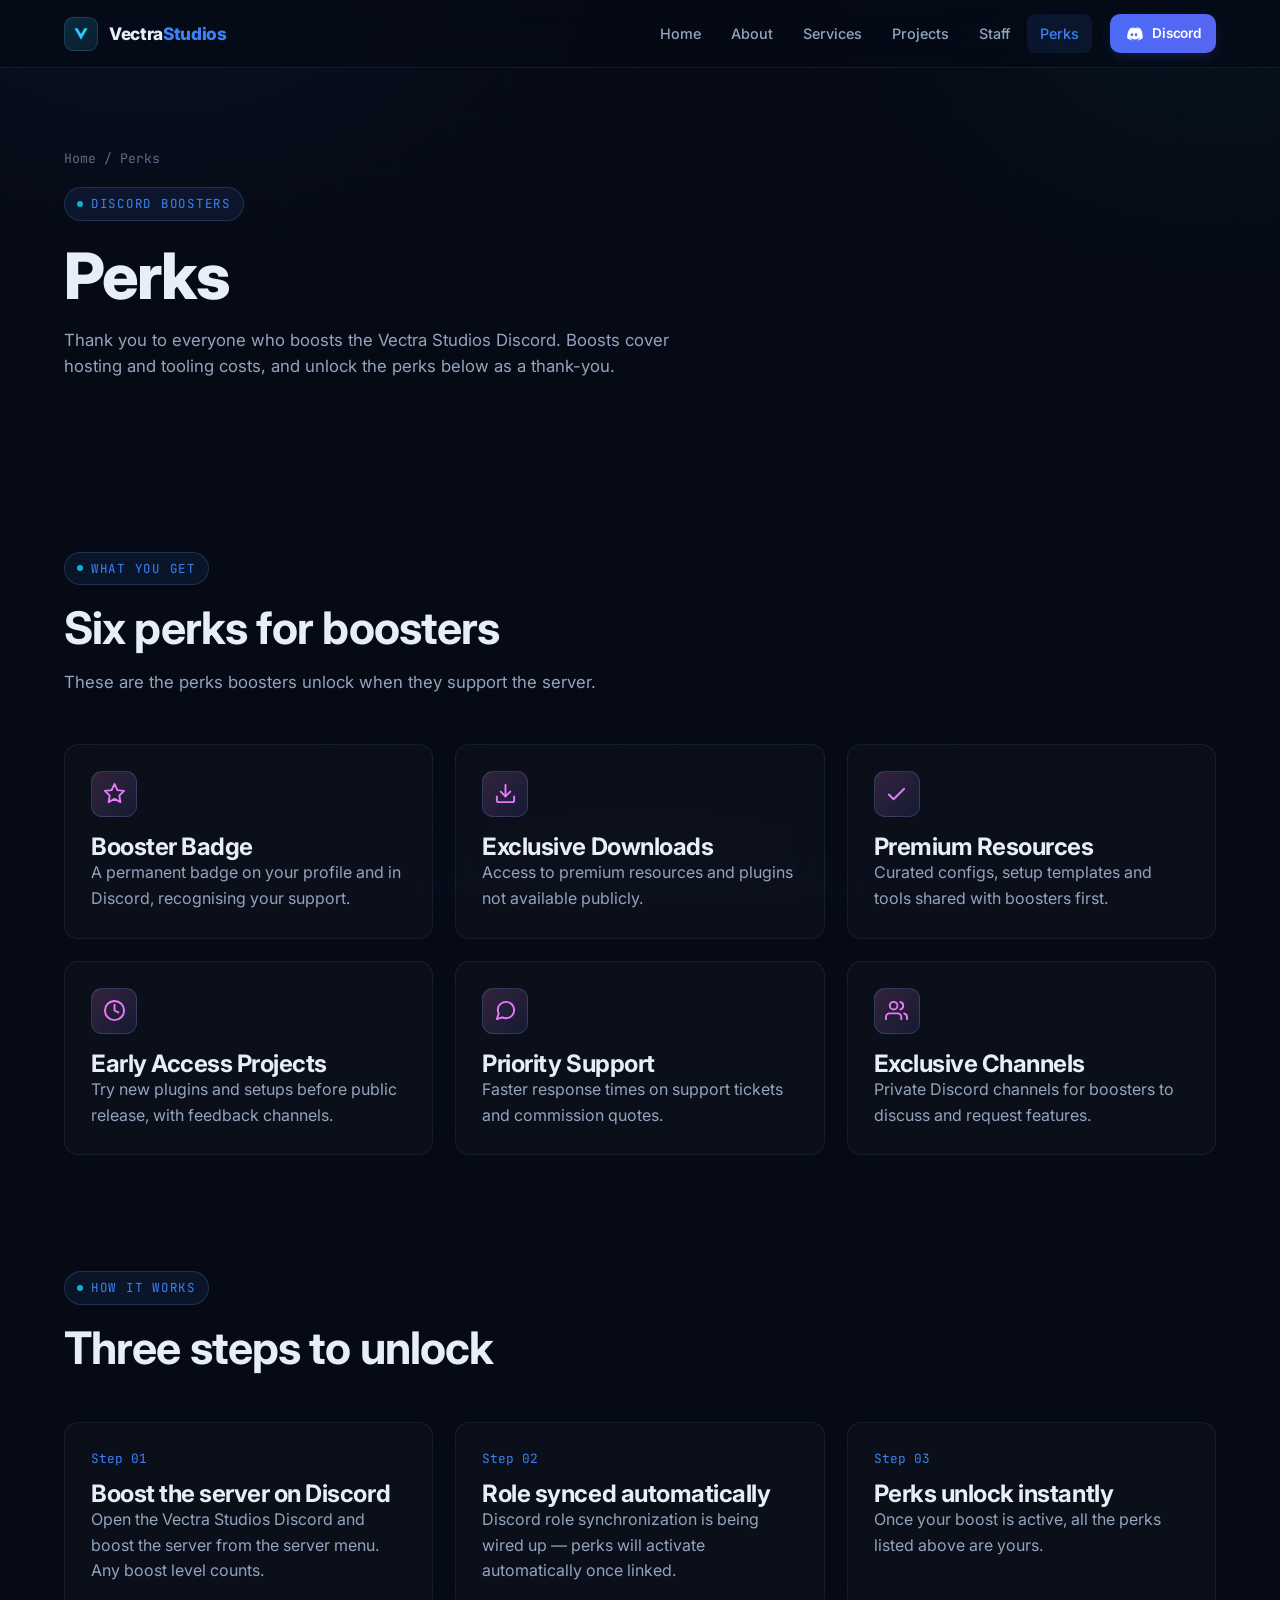
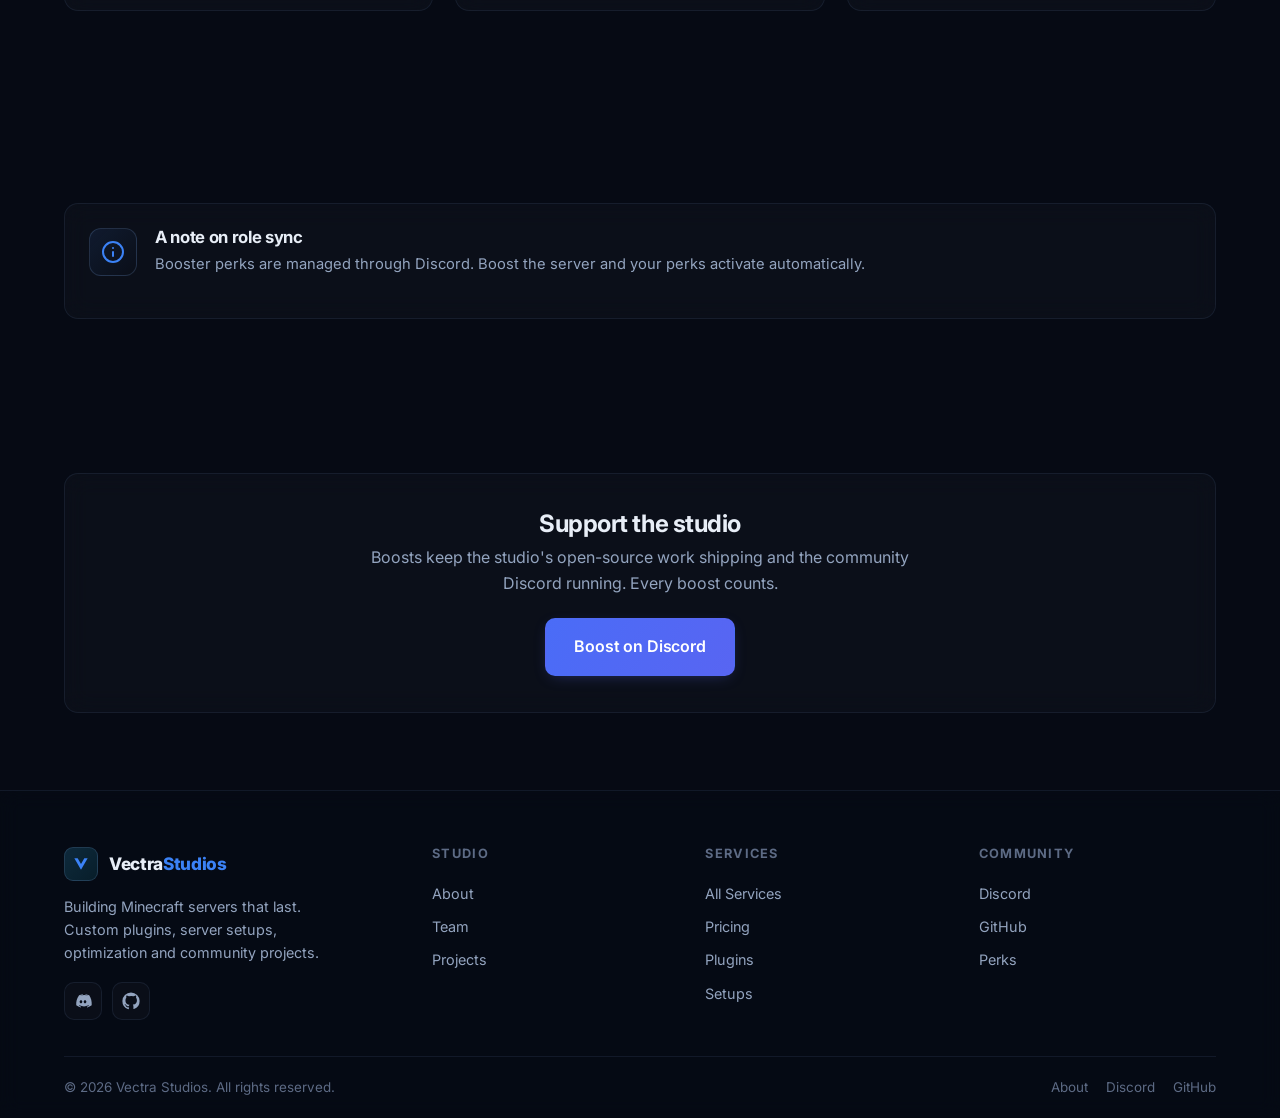
<file: perks.html>
<!DOCTYPE html>
<html lang="en">
<head>
  <meta charset="UTF-8" />
  <meta name="viewport" content="width=device-width, initial-scale=1.0" />
  <title>Perks — Vectra Studios</title>
  <meta name="description" content="Perks for Vectra Studios Discord boosters — exclusive downloads, premium resources, early access and priority support." />
  <meta name="author" content="Vectra Studios" />
  <meta name="theme-color" content="#060a14" />
  <meta property="og:type" content="website" />
  <meta property="og:title" content="Perks — Vectra Studios" />
  <meta property="og:description" content="Perks for Discord boosters supporting Vectra Studios." />
  <meta property="og:image" content="assets/backgrounds/hero-bg.png" />
  <meta name="twitter:card" content="summary_large_image" />
  <link rel="icon" type="image/svg+xml" href="assets/icons/favicon.svg" />
  <link rel="preconnect" href="https://fonts.googleapis.com" />
  <link rel="stylesheet" href="css/style.css" />
</head>
<body>
  <div class="page-loader"><div class="loader-mark"></div></div>

  <header class="navbar">
    <div class="nav-inner">
      <a href="index.html" class="brand" aria-label="Vectra Studios home">
        <span class="brand-mark">
          <svg viewBox="0 0 24 24" fill="none" xmlns="http://www.w3.org/2000/svg">
            <defs><linearGradient id="bg1" x1="0" y1="0" x2="1" y2="1"><stop offset="0" stop-color="#38bdf8"/><stop offset="1" stop-color="#22d3ee"/></linearGradient></defs>
            <path d="M4 5 L12 19 L20 5 L16 5 L12 12 L8 5 Z" fill="url(#bg1)"/>
          </svg>
        </span>
        <span>Vectra<b>Studios</b></span>
      </a>
      <div class="nav-collapsible">
        <nav class="nav-links" aria-label="Primary navigation">
          <a href="index.html">Home</a>
          <a href="about.html">About</a>
          <a href="services.html">Services</a>
          <a href="projects.html">Projects</a>
          <a href="staff.html">Staff</a>
          <a href="perks.html">Perks</a>
        </nav>
        <div class="nav-actions">
          <a class="btn btn-discord btn-sm" data-discord href="#" target="_blank" rel="noopener noreferrer">
            <svg width="16" height="16" viewBox="0 0 24 24" fill="currentColor"><path d="M20.3 4.4A19.8 19.8 0 0 0 15.4 3l-.3.5c1.6.4 2.9 1 4.1 1.8a13.6 13.6 0 0 0-11.3 0c1.2-.8 2.6-1.4 4.1-1.8L11.7 3a19.8 19.8 0 0 0-4.9 1.4C3.5 8.9 2.7 13.3 3 17.6a19.9 19.9 0 0 0 6 3l.5-.8c-1-.4-2-.9-2.9-1.5l.7-.5a14.2 14.2 0 0 0 12 0l.7.5c-.9.6-1.9 1.1-2.9 1.5l.5.8a19.9 19.9 0 0 0 6-3c.4-5-.9-9.4-3.3-13.2ZM9.3 15c-1 0-1.8-.9-1.8-2s.8-2 1.8-2 1.8.9 1.8 2-.8 2-1.8 2Zm5.4 0c-1 0-1.8-.9-1.8-2s.8-2 1.8-2 1.8.9 1.8 2-.8 2-1.8 2Z"/></svg>
            Discord
          </a>
        </div>
      </div>
      <button class="nav-toggle" aria-label="Toggle menu" aria-expanded="false"><span></span></button>
    </div>
  </header>

  <main>
    <!-- ===== Page header ===== -->
    <section class="page-header">
      <div class="container">
        <nav class="breadcrumb" aria-label="Breadcrumb"><a href="index.html">Home</a><span>/</span><span>Perks</span></nav>
        <span class="eyebrow">Discord Boosters</span>
        <h1>Perks</h1>
        <p>Thank you to everyone who boosts the Vectra Studios Discord. Boosts cover hosting and tooling costs, and unlock the perks below as a thank-you.</p>
      </div>
    </section>

    <!-- ===== Perks grid ===== -->
    <section class="section">
      <div class="container">
        <div class="section-head" data-reveal>
          <span class="eyebrow">What you get</span>
          <h2>Six perks for boosters</h2>
          <p>These are the perks boosters unlock when they support the server.</p>
        </div>
        <div class="booster-grid">
          <article class="card booster-card card-glow" data-reveal>
            <div class="ic"><svg viewBox="0 0 24 24" fill="none" stroke="currentColor" stroke-width="2" stroke-linecap="round" stroke-linejoin="round"><path d="M12 2 15 8.5 22 9.3 17 14.2 18.2 21 12 17.6 5.8 21 7 14.2 2 9.3 9 8.5Z"/></svg></div>
            <h3>Booster Badge</h3>
            <p>A permanent badge on your profile and in Discord, recognising your support.</p>
          </article>
          <article class="card booster-card card-glow" data-reveal data-reveal-delay="0.08s">
            <div class="ic"><svg viewBox="0 0 24 24" fill="none" stroke="currentColor" stroke-width="2" stroke-linecap="round" stroke-linejoin="round"><path d="M21 15v4a2 2 0 0 1-2 2H5a2 2 0 0 1-2-2v-4"/><polyline points="7 10 12 15 17 10"/><line x1="12" y1="15" x2="12" y2="3"/></svg></div>
            <h3>Exclusive Downloads</h3>
            <p>Access to premium resources and plugins not available publicly.</p>
          </article>
          <article class="card booster-card card-glow" data-reveal data-reveal-delay="0.16s">
            <div class="ic"><svg viewBox="0 0 24 24" fill="none" stroke="currentColor" stroke-width="2" stroke-linecap="round" stroke-linejoin="round"><path d="M20 7 9 18l-5-5"/></svg></div>
            <h3>Premium Resources</h3>
            <p>Curated configs, setup templates and tools shared with boosters first.</p>
          </article>
          <article class="card booster-card card-glow" data-reveal data-reveal-delay="0.24s">
            <div class="ic"><svg viewBox="0 0 24 24" fill="none" stroke="currentColor" stroke-width="2" stroke-linecap="round" stroke-linejoin="round"><circle cx="12" cy="12" r="10"/><polyline points="12 6 12 12 16 14"/></svg></div>
            <h3>Early Access Projects</h3>
            <p>Try new plugins and setups before public release, with feedback channels.</p>
          </article>
          <article class="card booster-card card-glow" data-reveal data-reveal-delay="0.32s">
            <div class="ic"><svg viewBox="0 0 24 24" fill="none" stroke="currentColor" stroke-width="2" stroke-linecap="round" stroke-linejoin="round"><path d="M21 11.5a8.38 8.38 0 0 1-.9 3.8 8.5 8.5 0 0 1-7.6 4.7 8.38 8.38 0 0 1-3.8-.9L3 21l1.9-5.7a8.38 8.38 0 0 1-.9-3.8 8.5 8.5 0 0 1 4.7-7.6 8.38 8.38 0 0 1 3.8-.9h.5a8.48 8.48 0 0 1 8 8v.5z"/></svg></div>
            <h3>Priority Support</h3>
            <p>Faster response times on support tickets and commission quotes.</p>
          </article>
          <article class="card booster-card card-glow" data-reveal data-reveal-delay="0.40s">
            <div class="ic"><svg viewBox="0 0 24 24" fill="none" stroke="currentColor" stroke-width="2" stroke-linecap="round" stroke-linejoin="round"><path d="M17 21v-2a4 4 0 0 0-4-4H5a4 4 0 0 0-4 4v2"/><circle cx="9" cy="7" r="4"/><path d="M23 21v-2a4 4 0 0 0-3-3.87"/><path d="M16 3.13a4 4 0 0 1 0 7.75"/></svg></div>
            <h3>Exclusive Channels</h3>
            <p>Private Discord channels for boosters to discuss and request features.</p>
          </article>
        </div>
      </div>
    </section>

    <!-- ===== How it works ===== -->
    <section class="section" style="padding-top:0">
      <div class="container">
        <div class="section-head" data-reveal>
          <span class="eyebrow">How it works</span>
          <h2>Three steps to unlock</h2>
        </div>
        <div class="grid grid-3">
          <article class="card card-glow" data-reveal>
            <div class="mono" style="font-size:0.8rem;color:var(--accent);margin-bottom:10px">Step 01</div>
            <h3>Boost the server on Discord</h3>
            <p>Open the Vectra Studios Discord and boost the server from the server menu. Any boost level counts.</p>
          </article>
          <article class="card card-glow" data-reveal data-reveal-delay="0.08s">
            <div class="mono" style="font-size:0.8rem;color:var(--accent);margin-bottom:10px">Step 02</div>
            <h3>Role synced automatically</h3>
            <p>Discord role synchronization is being wired up — perks will activate automatically once linked.</p>
          </article>
          <article class="card card-glow" data-reveal data-reveal-delay="0.16s">
            <div class="mono" style="font-size:0.8rem;color:var(--accent);margin-bottom:10px">Step 03</div>
            <h3>Perks unlock instantly</h3>
            <p>Once your boost is active, all the perks listed above are yours.</p>
          </article>
        </div>
      </div>
    </section>

    <!-- ===== Info note ===== -->
    <section class="section-sm">
      <div class="container">
        <div class="card" data-reveal style="display:flex;gap:18px;align-items:flex-start;padding:24px">
          <div class="svc-icon" style="flex:none"><svg viewBox="0 0 24 24" fill="none" stroke="currentColor" stroke-width="2" stroke-linecap="round" stroke-linejoin="round"><circle cx="12" cy="12" r="10"/><line x1="12" y1="16" x2="12" y2="12"/><line x1="12" y1="8" x2="12.01" y2="8"/></svg></div>
          <div>
            <h3 style="font-size:1.05rem;margin-bottom:6px">A note on role sync</h3>
            <p style="color:var(--text-muted);font-size:0.92rem;margin-bottom:0">Booster perks are managed through Discord. Boost the server and your perks activate automatically.</p>
          </div>
        </div>
      </div>
    </section>

    <!-- ===== CTA ===== -->
    <section class="section-sm">
      <div class="container">
        <div class="card card-glow" data-reveal="scale" style="padding:36px;text-align:center">
          <h2 style="font-size:1.5rem;margin-bottom:8px">Support the studio</h2>
          <p style="color:var(--text-muted);max-width:560px;margin:0 auto 22px">Boosts keep the studio's open-source work shipping and the community Discord running. Every boost counts.</p>
          <a class="btn btn-discord btn-lg" data-discord href="#" target="_blank" rel="noopener noreferrer">Boost on Discord</a>
        </div>
      </div>
    </section>
  </main>

  <footer class="footer">
    <div class="container">
      <div class="footer-top">
        <div class="footer-brand">
          <a href="index.html" class="brand">
            <span class="brand-mark"><svg viewBox="0 0 24 24" fill="none"><path d="M4 5 L12 19 L20 5 L16 5 L12 12 L8 5 Z" fill="#3b82f6"/></svg></span>
            <span>Vectra<b>Studios</b></span>
          </a>
          <p>Building Minecraft servers that last. Custom plugins, server setups, optimization and community projects.</p>
          <div class="footer-social">
            <a data-discord href="#" aria-label="Discord" target="_blank" rel="noopener noreferrer"><svg viewBox="0 0 24 24" fill="currentColor"><path d="M20.3 4.4A19.8 19.8 0 0 0 15.4 3l-.3.5c1.6.4 2.9 1 4.1 1.8a13.6 13.6 0 0 0-11.3 0c1.2-.8 2.6-1.4 4.1-1.8L11.7 3a19.8 19.8 0 0 0-4.9 1.4C3.5 8.9 2.7 13.3 3 17.6a19.9 19.9 0 0 0 6 3l.5-.8c-1-.4-2-.9-2.9-1.5l.7-.5a14.2 14.2 0 0 0 12 0l.7.5c-.9.6-1.9 1.1-2.9 1.5l.5.8a19.9 19.9 0 0 0 6-3c.4-5-.9-9.4-3.3-13.2ZM9.3 15c-1 0-1.8-.9-1.8-2s.8-2 1.8-2 1.8.9 1.8 2-.8 2-1.8 2Zm5.4 0c-1 0-1.8-.9-1.8-2s.8-2 1.8-2 1.8.9 1.8 2-.8 2-1.8 2Z"/></svg></a>
            <a href="https://github.com/vectrastudios" aria-label="GitHub" target="_blank" rel="noopener noreferrer"><svg viewBox="0 0 24 24" fill="currentColor"><path d="M12 .5A11.5 11.5 0 0 0 .5 12 11.5 11.5 0 0 0 8.4 23c.6.1.8-.3.8-.6v-2c-3.3.7-4-1.6-4-1.6-.6-1.4-1.3-1.7-1.3-1.7-1.1-.7.1-.7.1-.7 1.2.1 1.8 1.2 1.8 1.2 1 1.8 2.8 1.3 3.5 1 .1-.8.4-1.3.8-1.6-2.7-.3-5.5-1.3-5.5-6 0-1.3.5-2.4 1.2-3.2 0-.4-.5-1.6.2-3.2 0 0 1-.3 3.3 1.2a11 11 0 0 1 6 0c2.3-1.5 3.3-1.2 3.3-1.2.7 1.6.2 2.8.1 3.2.8.8 1.2 1.9 1.2 3.2 0 4.6-2.8 5.6-5.5 6 .4.3.8 1 .8 2.1v3.1c0 .3.2.7.8.6A11.5 11.5 0 0 0 23.5 12 11.5 11.5 0 0 0 12 .5Z"/></svg></a>
          </div>
        </div>
        <div class="footer-col">
          <h4>Studio</h4>
          <a href="about.html">About</a>
          <a href="staff.html">Team</a>
          <a href="projects.html">Projects</a>
        </div>
        <div class="footer-col">
          <h4>Services</h4>
          <a href="services.html">All Services</a>
          <a href="services.html#pricing">Pricing</a>
          <a href="services.html#plugins">Plugins</a>
          <a href="services.html#setups">Setups</a>
        </div>
        <div class="footer-col">
          <h4>Community</h4>
          <a data-discord href="#">Discord</a>
          <a href="https://github.com/vectrastudios">GitHub</a>
          <a href="perks.html">Perks</a>
        </div>
      </div>
      <div class="footer-bottom">
        <div>&copy; <span data-year>2025</span> Vectra Studios. All rights reserved.</div>
        <div class="links">
          <a href="about.html">About</a>
          <a data-discord href="#">Discord</a>
          <a href="https://github.com/vectrastudios">GitHub</a>
        </div>
      </div>
    </div>
  </footer>

  <script src="js/config.js"></script>
  <script src="js/main.js"></script>
</body>
</html>
</file>
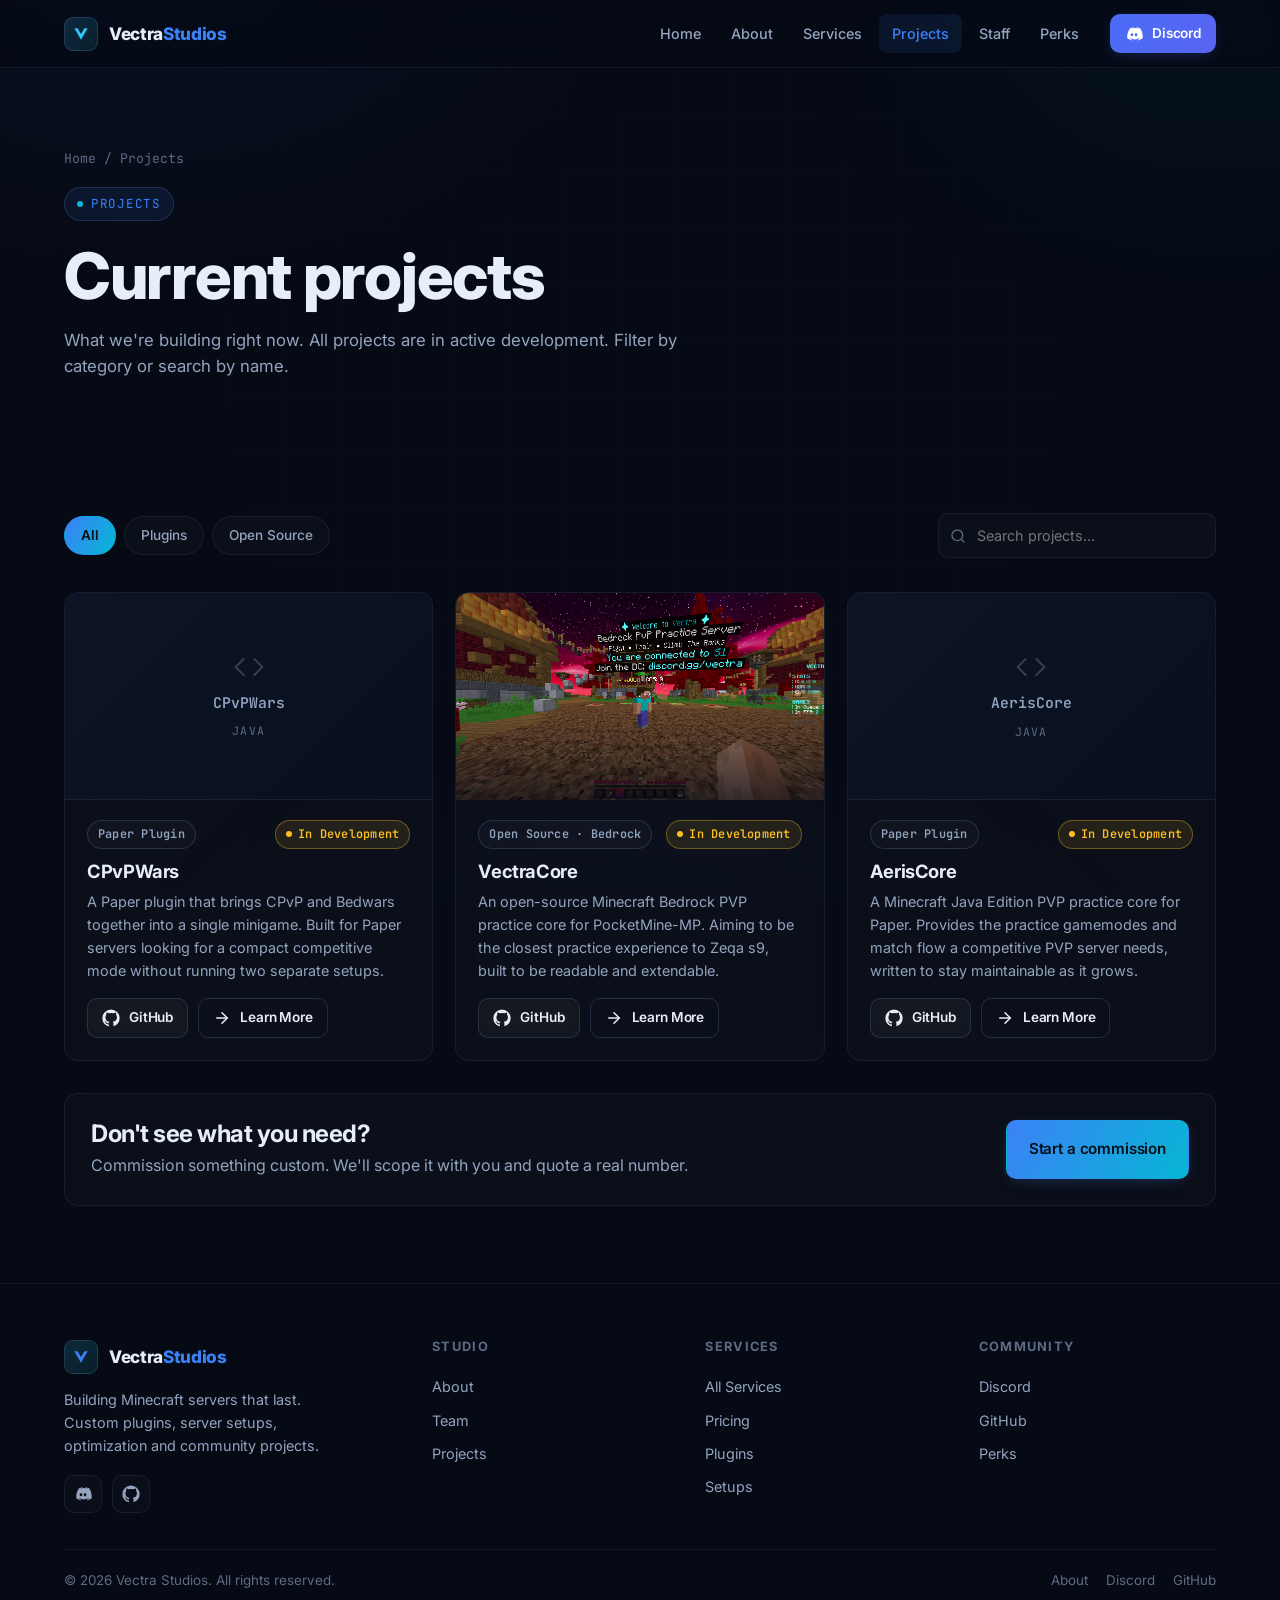
<file: projects.html>
<!DOCTYPE html>
<html lang="en">
<head>
  <meta charset="UTF-8" />
  <meta name="viewport" content="width=device-width, initial-scale=1.0" />
  <title>Projects — Vectra Studios</title>
  <meta name="description" content="Public projects, plugins, server setups and open-source work from Vectra Studios. Filter by category and search by name." />
  <meta name="author" content="Vectra Studios" />
  <meta name="theme-color" content="#060a14" />
  <meta property="og:type" content="website" />
  <meta property="og:title" content="Projects — Vectra Studios" />
  <meta property="og:description" content="Plugins, server setups, optimization work and open-source libraries maintained by Vectra Studios." />
  <meta property="og:image" content="assets/backgrounds/hero-bg.png" />
  <meta name="twitter:card" content="summary_large_image" />
  <link rel="icon" type="image/svg+xml" href="assets/icons/favicon.svg" />
  <link rel="preconnect" href="https://fonts.googleapis.com" />
  <link rel="stylesheet" href="css/style.css" />
</head>
<body>
  <div class="page-loader"><div class="loader-mark"></div></div>

  <header class="navbar">
    <div class="nav-inner">
      <a href="index.html" class="brand" aria-label="Vectra Studios home">
        <span class="brand-mark">
          <svg viewBox="0 0 24 24" fill="none" xmlns="http://www.w3.org/2000/svg">
            <defs><linearGradient id="bg1" x1="0" y1="0" x2="1" y2="1"><stop offset="0" stop-color="#38bdf8"/><stop offset="1" stop-color="#22d3ee"/></linearGradient></defs>
            <path d="M4 5 L12 19 L20 5 L16 5 L12 12 L8 5 Z" fill="url(#bg1)"/>
          </svg>
        </span>
        <span>Vectra<b>Studios</b></span>
      </a>
      <div class="nav-collapsible">
        <nav class="nav-links" aria-label="Primary navigation">
          <a href="index.html">Home</a>
          <a href="about.html">About</a>
          <a href="services.html">Services</a>
          <a href="projects.html">Projects</a>
          <a href="staff.html">Staff</a>
          <a href="perks.html">Perks</a>
        </nav>
        <div class="nav-actions">
          <a class="btn btn-discord btn-sm" data-discord href="#" target="_blank" rel="noopener noreferrer">
            <svg width="16" height="16" viewBox="0 0 24 24" fill="currentColor"><path d="M20.3 4.4A19.8 19.8 0 0 0 15.4 3l-.3.5c1.6.4 2.9 1 4.1 1.8a13.6 13.6 0 0 0-11.3 0c1.2-.8 2.6-1.4 4.1-1.8L11.7 3a19.8 19.8 0 0 0-4.9 1.4C3.5 8.9 2.7 13.3 3 17.6a19.9 19.9 0 0 0 6 3l.5-.8c-1-.4-2-.9-2.9-1.5l.7-.5a14.2 14.2 0 0 0 12 0l.7.5c-.9.6-1.9 1.1-2.9 1.5l.5.8a19.9 19.9 0 0 0 6-3c.4-5-.9-9.4-3.3-13.2ZM9.3 15c-1 0-1.8-.9-1.8-2s.8-2 1.8-2 1.8.9 1.8 2-.8 2-1.8 2Zm5.4 0c-1 0-1.8-.9-1.8-2s.8-2 1.8-2 1.8.9 1.8 2-.8 2-1.8 2Z"/></svg>
            Discord
          </a>
        </div>
      </div>
      <button class="nav-toggle" aria-label="Toggle menu" aria-expanded="false"><span></span></button>
    </div>
  </header>

  <main>
    <!-- ===== Page header ===== -->
    <section class="page-header">
      <div class="container">
        <nav class="breadcrumb" aria-label="Breadcrumb">
          <a href="index.html">Home</a>
          <span>/</span>
          <span>Projects</span>
        </nav>
        <span class="eyebrow">Projects</span>
        <h1>Current projects</h1>
        <p>What we're building right now. All projects are in active development. Filter by category or search by name.</p>
      </div>
    </section>

    <!-- ===== Projects grid ===== -->
    <section class="section-sm">
      <div class="container">
        <div class="proj-toolbar" data-reveal>
          <div class="filters" id="proj-filters"></div>
          <div class="search-box">
            <svg viewBox="0 0 24 24" fill="none" stroke="currentColor" stroke-width="2" stroke-linecap="round" stroke-linejoin="round"><circle cx="11" cy="11" r="8"/><line x1="21" y1="21" x2="16.65" y2="16.65"/></svg>
            <input id="proj-search" type="search" placeholder="Search projects..." aria-label="Search projects" />
          </div>
        </div>

        <div class="proj-grid" id="proj-grid">
          <!-- Rendered by js/projects.js -->
        </div>

        <div class="mt-8" data-reveal>
          <div class="card card-glow flex flex-wrap gap-4 center" style="justify-content:space-between;text-align:left">
            <div style="flex:1;min-width:240px">
              <h3 style="margin-bottom:6px">Don't see what you need?</h3>
              <p class="text-muted" style="margin:0">Commission something custom. We'll scope it with you and quote a real number.</p>
            </div>
            <a class="btn btn-primary" href="services.html#contact">Start a commission</a>
          </div>
        </div>
      </div>
    </section>
  </main>

  <footer class="footer">
    <div class="container">
      <div class="footer-top">
        <div class="footer-brand">
          <a href="index.html" class="brand">
            <span class="brand-mark"><svg viewBox="0 0 24 24" fill="none"><path d="M4 5 L12 19 L20 5 L16 5 L12 12 L8 5 Z" fill="#3b82f6"/></svg></span>
            <span>Vectra<b>Studios</b></span>
          </a>
          <p>Building Minecraft servers that last. Custom plugins, server setups, optimization and community projects.</p>
          <div class="footer-social">
            <a data-discord href="#" aria-label="Discord" target="_blank" rel="noopener noreferrer"><svg viewBox="0 0 24 24" fill="currentColor"><path d="M20.3 4.4A19.8 19.8 0 0 0 15.4 3l-.3.5c1.6.4 2.9 1 4.1 1.8a13.6 13.6 0 0 0-11.3 0c1.2-.8 2.6-1.4 4.1-1.8L11.7 3a19.8 19.8 0 0 0-4.9 1.4C3.5 8.9 2.7 13.3 3 17.6a19.9 19.9 0 0 0 6 3l.5-.8c-1-.4-2-.9-2.9-1.5l.7-.5a14.2 14.2 0 0 0 12 0l.7.5c-.9.6-1.9 1.1-2.9 1.5l.5.8a19.9 19.9 0 0 0 6-3c.4-5-.9-9.4-3.3-13.2ZM9.3 15c-1 0-1.8-.9-1.8-2s.8-2 1.8-2 1.8.9 1.8 2-.8 2-1.8 2Zm5.4 0c-1 0-1.8-.9-1.8-2s.8-2 1.8-2 1.8.9 1.8 2-.8 2-1.8 2Z"/></svg></a>
            <a href="https://github.com/vectrastudios" aria-label="GitHub" target="_blank" rel="noopener noreferrer"><svg viewBox="0 0 24 24" fill="currentColor"><path d="M12 .5A11.5 11.5 0 0 0 .5 12 11.5 11.5 0 0 0 8.4 23c.6.1.8-.3.8-.6v-2c-3.3.7-4-1.6-4-1.6-.6-1.4-1.3-1.7-1.3-1.7-1.1-.7.1-.7.1-.7 1.2.1 1.8 1.2 1.8 1.2 1 1.8 2.8 1.3 3.5 1 .1-.8.4-1.3.8-1.6-2.7-.3-5.5-1.3-5.5-6 0-1.3.5-2.4 1.2-3.2 0-.4-.5-1.6.2-3.2 0 0 1-.3 3.3 1.2a11 11 0 0 1 6 0c2.3-1.5 3.3-1.2 3.3-1.2.7 1.6.2 2.8.1 3.2.8.8 1.2 1.9 1.2 3.2 0 4.6-2.8 5.6-5.5 6 .4.3.8 1 .8 2.1v3.1c0 .3.2.7.8.6A11.5 11.5 0 0 0 23.5 12 11.5 11.5 0 0 0 12 .5Z"/></svg></a>
          </div>
        </div>
        <div class="footer-col">
          <h4>Studio</h4>
          <a href="about.html">About</a>
          <a href="staff.html">Team</a>
          <a href="projects.html">Projects</a>
        </div>
        <div class="footer-col">
          <h4>Services</h4>
          <a href="services.html">All Services</a>
          <a href="services.html#pricing">Pricing</a>
          <a href="services.html#plugins">Plugins</a>
          <a href="services.html#setups">Setups</a>
        </div>
        <div class="footer-col">
          <h4>Community</h4>
          <a data-discord href="#">Discord</a>
          <a href="https://github.com/vectrastudios">GitHub</a>
          <a href="perks.html">Perks</a>
        </div>
      </div>
      <div class="footer-bottom">
        <div>&copy; <span data-year>2025</span> Vectra Studios. All rights reserved.</div>
        <div class="links">
          <a href="about.html">About</a>
          <a data-discord href="#">Discord</a>
          <a href="https://github.com/vectrastudios">GitHub</a>
        </div>
      </div>
    </div>
  </footer>

  <script src="js/config.js"></script>
  <script src="js/main.js"></script>
  <script src="js/projects.js"></script>
</body>
</html>
</file>
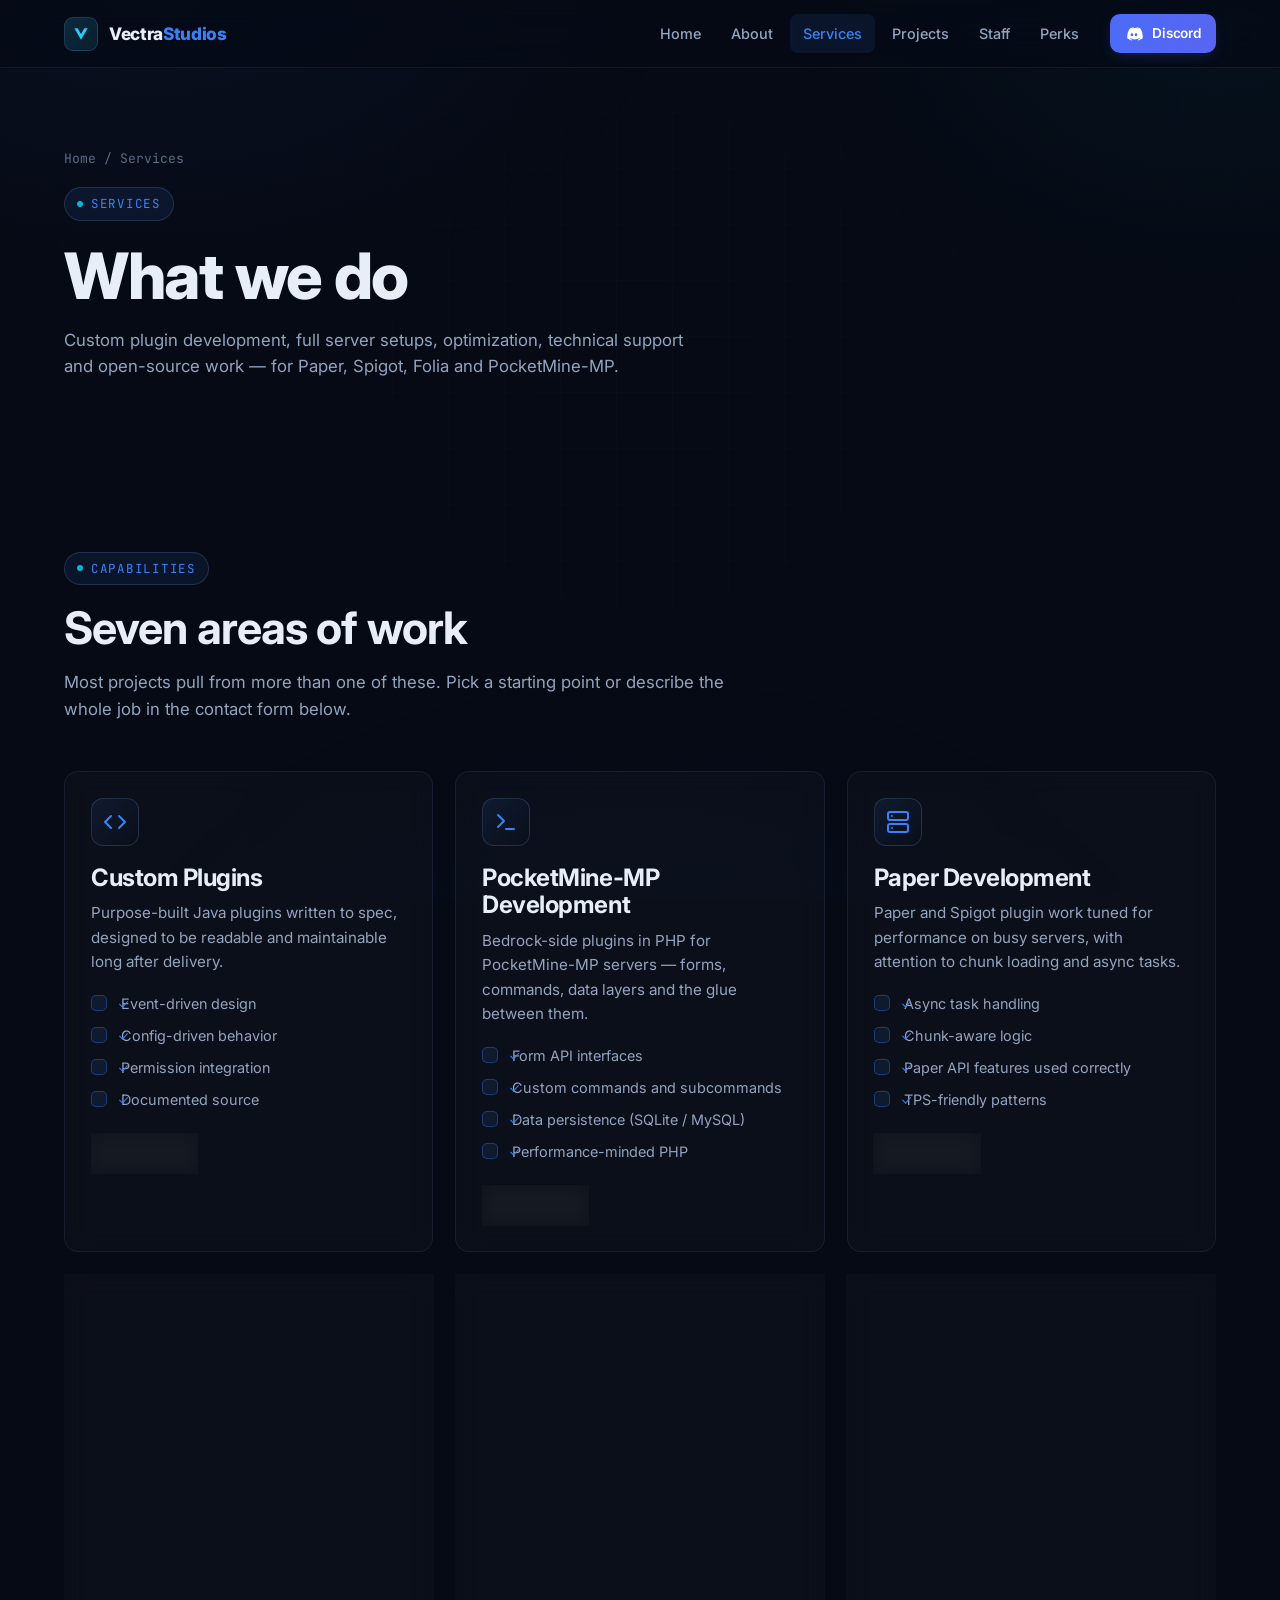
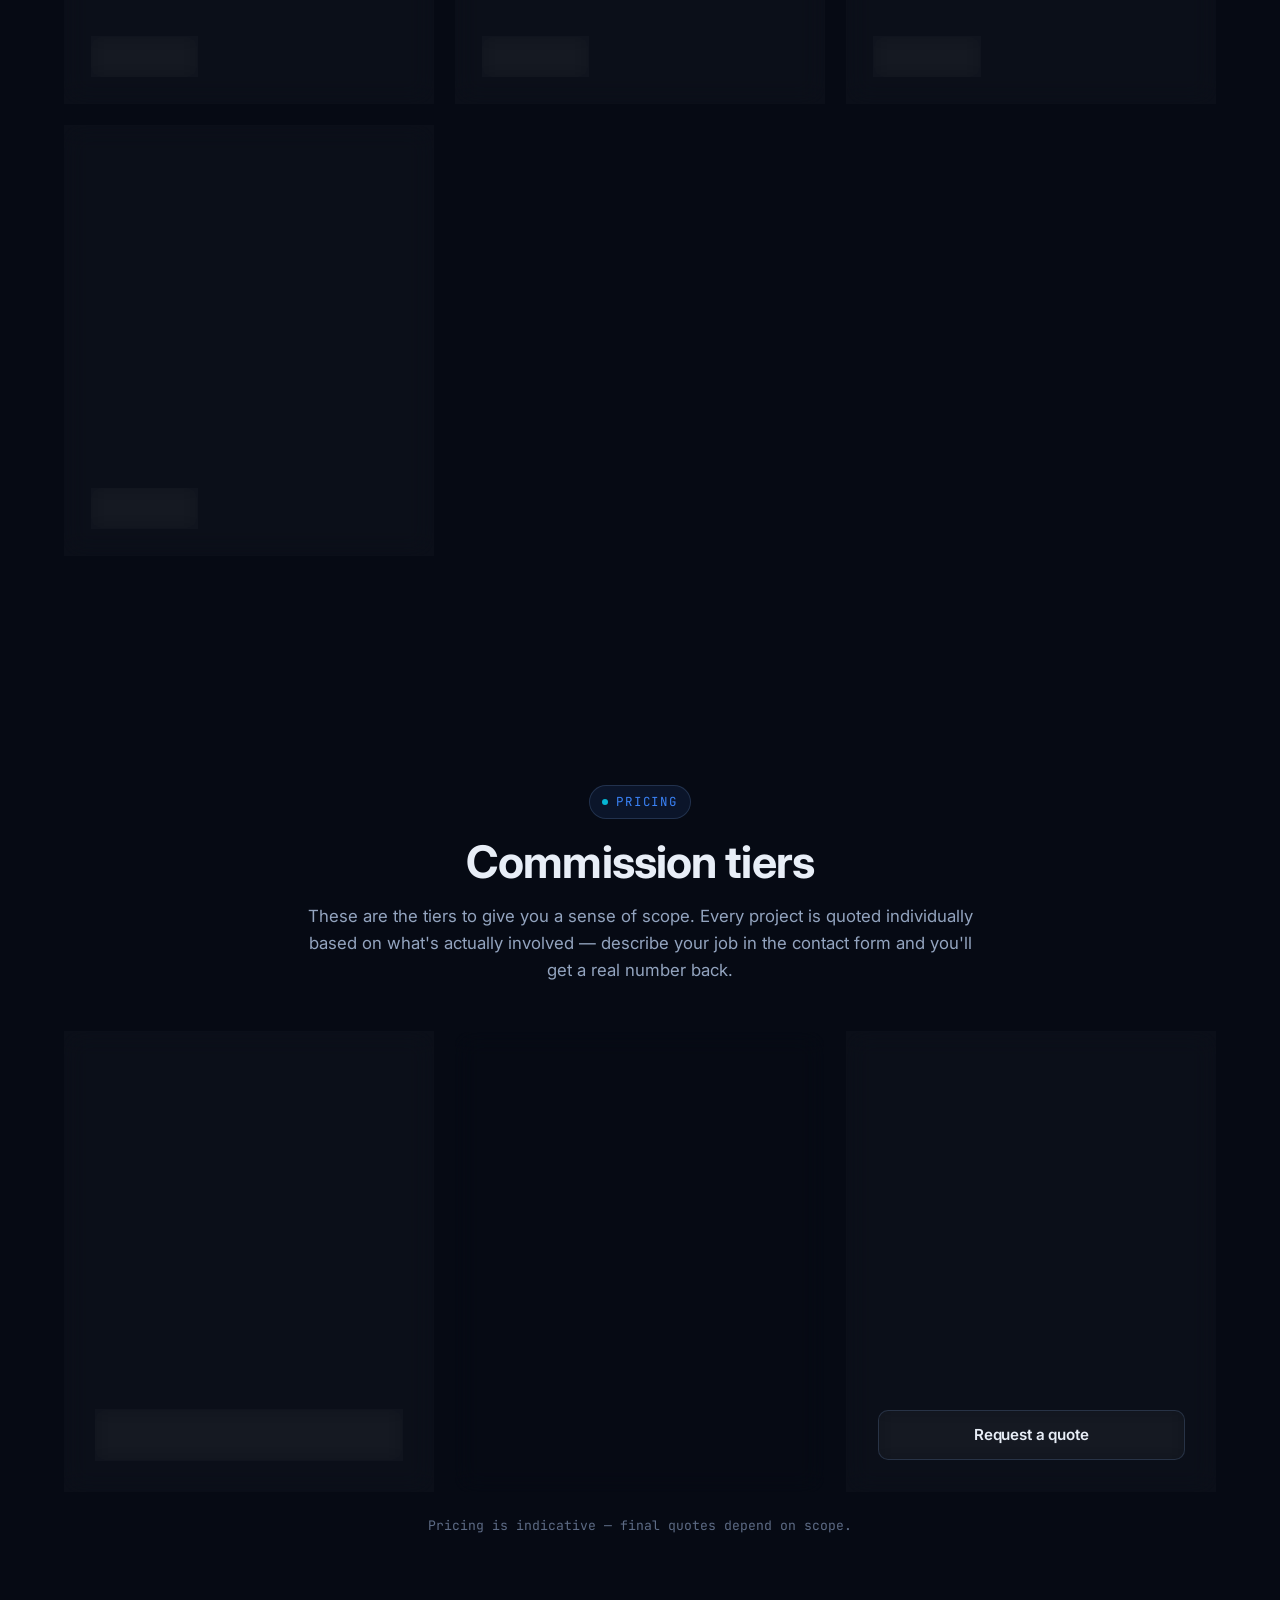
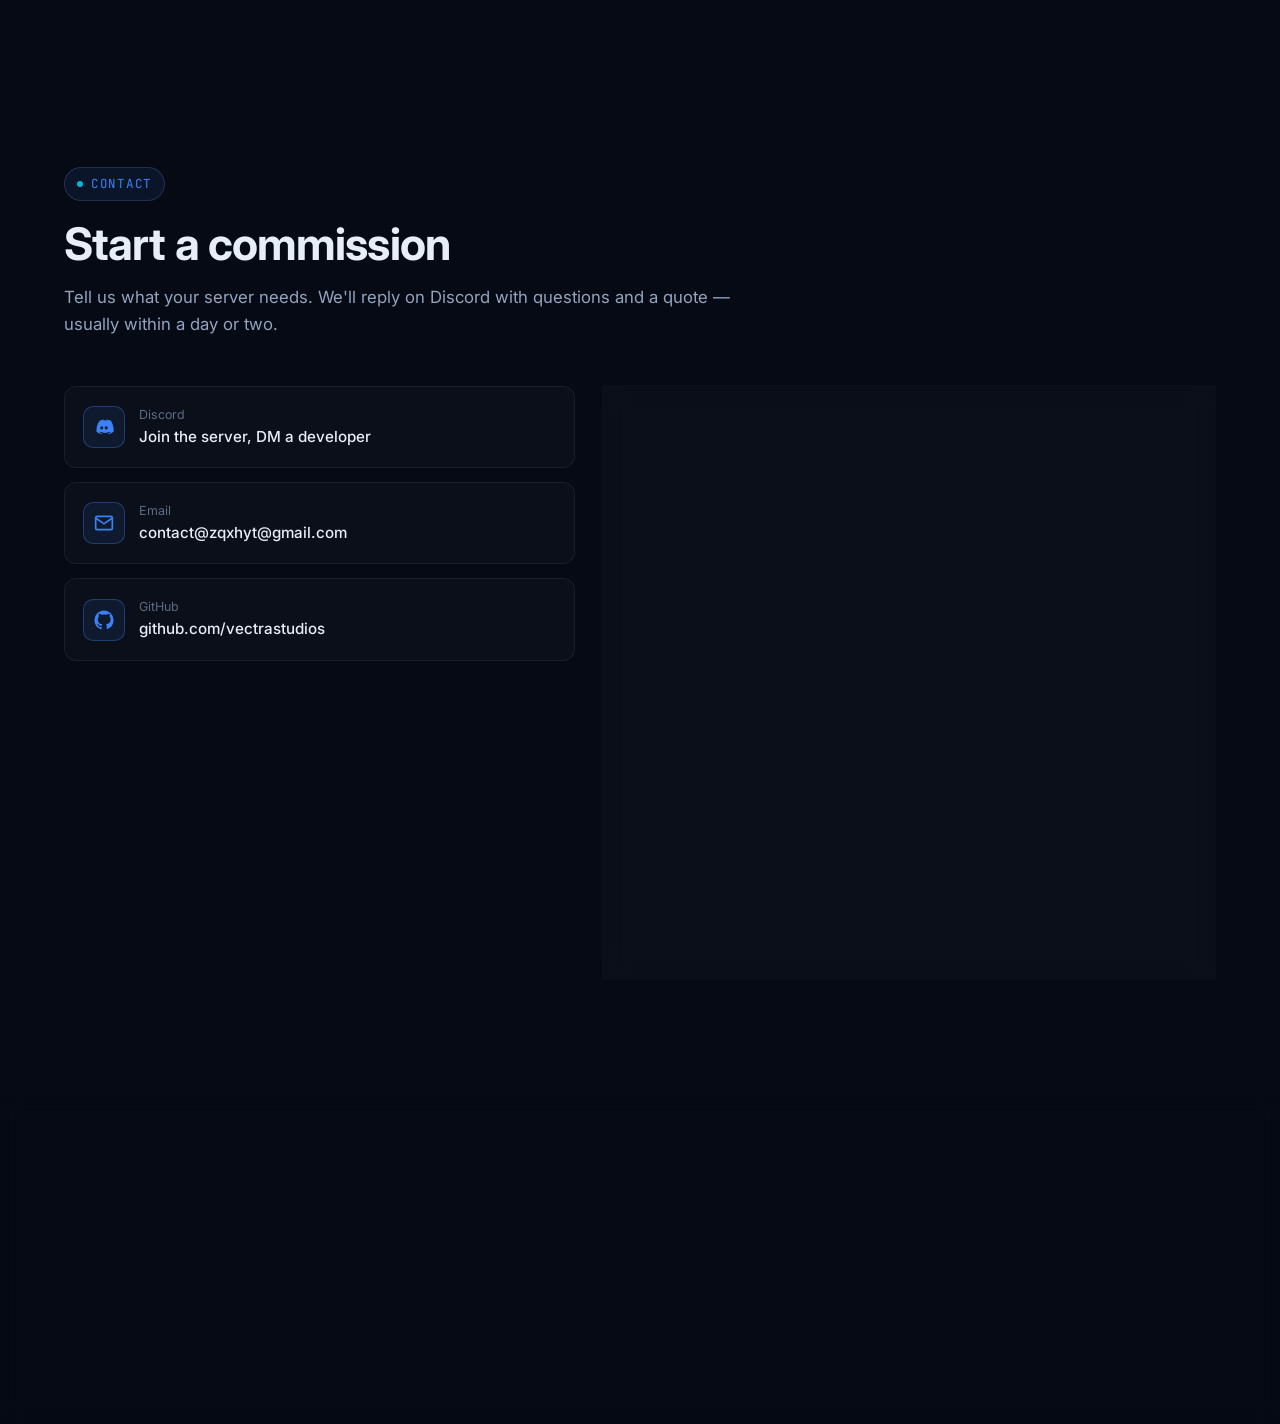
<file: services.html>
<!DOCTYPE html>
<html lang="en">
<head>
  <meta charset="UTF-8" />
  <meta name="viewport" content="width=device-width, initial-scale=1.0" />
  <title>Services — Vectra Studios</title>
  <meta name="description" content="Custom Minecraft plugin development, server setups, optimization, technical support and open-source work from Vectra Studios. Commission tiers and contact form included." />
  <meta name="author" content="Vectra Studios" />
  <meta name="theme-color" content="#060a14" />
  <meta property="og:type" content="website" />
  <meta property="og:title" content="Services — Vectra Studios" />
  <meta property="og:description" content="Custom Minecraft plugins, server setups, optimization, support and open-source development." />
  <meta property="og:image" content="assets/backgrounds/hero-bg.png" />
  <meta name="twitter:card" content="summary_large_image" />
  <link rel="icon" type="image/svg+xml" href="assets/icons/favicon.svg" />
  <link rel="preconnect" href="https://fonts.googleapis.com" />
  <link rel="stylesheet" href="css/style.css" />
</head>
<body>
  <div class="page-loader"><div class="loader-mark"></div></div>

  <header class="navbar">
    <div class="nav-inner">
      <a href="index.html" class="brand" aria-label="Vectra Studios home">
        <span class="brand-mark">
          <svg viewBox="0 0 24 24" fill="none" xmlns="http://www.w3.org/2000/svg">
            <defs><linearGradient id="bg1" x1="0" y1="0" x2="1" y2="1"><stop offset="0" stop-color="#38bdf8"/><stop offset="1" stop-color="#22d3ee"/></linearGradient></defs>
            <path d="M4 5 L12 19 L20 5 L16 5 L12 12 L8 5 Z" fill="url(#bg1)"/>
          </svg>
        </span>
        <span>Vectra<b>Studios</b></span>
      </a>
      <div class="nav-collapsible">
        <nav class="nav-links" aria-label="Primary navigation">
          <a href="index.html">Home</a>
          <a href="about.html">About</a>
          <a href="services.html">Services</a>
          <a href="projects.html">Projects</a>
          <a href="staff.html">Staff</a>
          <a href="perks.html">Perks</a>
        </nav>
        <div class="nav-actions">
          <a class="btn btn-discord btn-sm" data-discord href="#" target="_blank" rel="noopener noreferrer">
            <svg width="16" height="16" viewBox="0 0 24 24" fill="currentColor"><path d="M20.3 4.4A19.8 19.8 0 0 0 15.4 3l-.3.5c1.6.4 2.9 1 4.1 1.8a13.6 13.6 0 0 0-11.3 0c1.2-.8 2.6-1.4 4.1-1.8L11.7 3a19.8 19.8 0 0 0-4.9 1.4C3.5 8.9 2.7 13.3 3 17.6a19.9 19.9 0 0 0 6 3l.5-.8c-1-.4-2-.9-2.9-1.5l.7-.5a14.2 14.2 0 0 0 12 0l.7.5c-.9.6-1.9 1.1-2.9 1.5l.5.8a19.9 19.9 0 0 0 6-3c.4-5-.9-9.4-3.3-13.2ZM9.3 15c-1 0-1.8-.9-1.8-2s.8-2 1.8-2 1.8.9 1.8 2-.8 2-1.8 2Zm5.4 0c-1 0-1.8-.9-1.8-2s.8-2 1.8-2 1.8.9 1.8 2-.8 2-1.8 2Z"/></svg>
            Discord
          </a>
        </div>
      </div>
      <button class="nav-toggle" aria-label="Toggle menu" aria-expanded="false"><span></span></button>
    </div>
  </header>

  <main>
    <!-- ===== Page header ===== -->
    <section class="page-header">
      <div class="container">
        <nav class="breadcrumb" aria-label="Breadcrumb">
          <a href="index.html">Home</a>
          <span>/</span>
          <span>Services</span>
        </nav>
        <span class="eyebrow">Services</span>
        <h1>What we do</h1>
        <p>Custom plugin development, full server setups, optimization, technical support and open-source work — for Paper, Spigot, Folia and PocketMine-MP.</p>
      </div>
    </section>

    <!-- ===== Services grid ===== -->
    <section class="section">
      <div class="container">
        <div class="section-head" data-reveal>
          <span class="eyebrow">Capabilities</span>
          <h2>Seven areas of work</h2>
          <p>Most projects pull from more than one of these. Pick a starting point or describe the whole job in the contact form below.</p>
        </div>
        <div class="grid grid-3">
          <article class="card card-glow svc-card" id="plugins" data-reveal data-reveal-delay="0s">
            <div class="svc-icon"><svg viewBox="0 0 24 24" fill="none" stroke="currentColor" stroke-width="2" stroke-linecap="round" stroke-linejoin="round"><polyline points="16 18 22 12 16 6"/><polyline points="8 6 2 12 8 18"/></svg></div>
            <h3>Custom Plugins</h3>
            <p>Purpose-built Java plugins written to spec, designed to be readable and maintainable long after delivery.</p>
            <ul class="svc-features">
              <li><span>Event-driven design</span></li>
              <li><span>Config-driven behavior</span></li>
              <li><span>Permission integration</span></li>
              <li><span>Documented source</span></li>
            </ul>
            <a class="btn btn-ghost btn-sm" data-discord href="#" target="_blank" rel="noopener noreferrer">Get in touch</a>
          </article>

          <article class="card card-glow svc-card" data-reveal data-reveal-delay="0.08s">
            <div class="svc-icon"><svg viewBox="0 0 24 24" fill="none" stroke="currentColor" stroke-width="2" stroke-linecap="round" stroke-linejoin="round"><polyline points="4 17 10 11 4 5"/><line x1="12" y1="19" x2="20" y2="19"/></svg></div>
            <h3>PocketMine-MP Development</h3>
            <p>Bedrock-side plugins in PHP for PocketMine-MP servers — forms, commands, data layers and the glue between them.</p>
            <ul class="svc-features">
              <li><span>Form API interfaces</span></li>
              <li><span>Custom commands and subcommands</span></li>
              <li><span>Data persistence (SQLite / MySQL)</span></li>
              <li><span>Performance-minded PHP</span></li>
            </ul>
            <a class="btn btn-ghost btn-sm" data-discord href="#" target="_blank" rel="noopener noreferrer">Get in touch</a>
          </article>

          <article class="card card-glow svc-card" data-reveal data-reveal-delay="0.16s">
            <div class="svc-icon"><svg viewBox="0 0 24 24" fill="none" stroke="currentColor" stroke-width="2" stroke-linecap="round" stroke-linejoin="round"><rect x="2" y="2" width="20" height="8" rx="2"/><rect x="2" y="14" width="20" height="8" rx="2"/><line x1="6" y1="6" x2="6.01" y2="6"/><line x1="6" y1="18" x2="6.01" y2="18"/></svg></div>
            <h3>Paper Development</h3>
            <p>Paper and Spigot plugin work tuned for performance on busy servers, with attention to chunk loading and async tasks.</p>
            <ul class="svc-features">
              <li><span>Async task handling</span></li>
              <li><span>Chunk-aware logic</span></li>
              <li><span>Paper API features used correctly</span></li>
              <li><span>TPS-friendly patterns</span></li>
            </ul>
            <a class="btn btn-ghost btn-sm" data-discord href="#" target="_blank" rel="noopener noreferrer">Get in touch</a>
          </article>

          <article class="card card-glow svc-card" id="setups" data-reveal data-reveal-delay="0s">
            <div class="svc-icon"><svg viewBox="0 0 24 24" fill="none" stroke="currentColor" stroke-width="2" stroke-linecap="round" stroke-linejoin="round"><polygon points="12 2 2 7 12 12 22 7 12 2"/><polyline points="2 17 12 22 22 17"/><polyline points="2 12 12 17 22 12"/></svg></div>
            <h3>Server Setups</h3>
            <p>Full network configuration from a clean box to a running server — proxy, lobbies, game servers, permissions and docs.</p>
            <ul class="svc-features">
              <li><span>Proxy + backend wiring</span></li>
              <li><span>Permission node design</span></li>
              <li><span>World and gamemode config</span></li>
              <li><span>Deployment guide</span></li>
            </ul>
            <a class="btn btn-ghost btn-sm" data-discord href="#" target="_blank" rel="noopener noreferrer">Get in touch</a>
          </article>

          <article class="card card-glow svc-card" id="optimization" data-reveal data-reveal-delay="0.08s">
            <div class="svc-icon"><svg viewBox="0 0 24 24" fill="none" stroke="currentColor" stroke-width="2" stroke-linecap="round" stroke-linejoin="round"><polygon points="13 2 3 14 12 14 11 22 21 10 12 10 13 2"/></svg></div>
            <h3>Optimization</h3>
            <p>Find and fix lag sources — timings analysis, chunk profiling, plugin audit and a clear list of what to change.</p>
            <ul class="svc-features">
              <li><span>Timings and spark analysis</span></li>
              <li><span>Chunk profiling</span></li>
              <li><span>Plugin audit</span></li>
              <li><span>TPS recovery plan</span></li>
            </ul>
            <a class="btn btn-ghost btn-sm" data-discord href="#" target="_blank" rel="noopener noreferrer">Get in touch</a>
          </article>

          <article class="card card-glow svc-card" data-reveal data-reveal-delay="0.16s">
            <div class="svc-icon"><svg viewBox="0 0 24 24" fill="none" stroke="currentColor" stroke-width="2" stroke-linecap="round" stroke-linejoin="round"><circle cx="12" cy="12" r="10"/><circle cx="12" cy="12" r="4"/><line x1="4.93" y1="4.93" x2="9.17" y2="9.17"/><line x1="14.83" y1="14.83" x2="19.07" y2="19.07"/><line x1="14.83" y1="9.17" x2="19.07" y2="4.93"/><line x1="9.17" y1="14.83" x2="4.93" y2="19.07"/></svg></div>
            <h3>Technical Support</h3>
            <p>Ongoing support for servers we built or inherited. Issue triage, hotfixes, version upgrades and live debugging.</p>
            <ul class="svc-features">
              <li><span>Issue triage</span></li>
              <li><span>Hotfix delivery</span></li>
              <li><span>Version upgrades</span></li>
              <li><span>Live debugging</span></li>
            </ul>
            <a class="btn btn-ghost btn-sm" data-discord href="#" target="_blank" rel="noopener noreferrer">Get in touch</a>
          </article>

          <article class="card card-glow svc-card" data-reveal data-reveal-delay="0.08s">
            <div class="svc-icon"><svg viewBox="0 0 24 24" fill="none" stroke="currentColor" stroke-width="2" stroke-linecap="round" stroke-linejoin="round"><line x1="6" y1="3" x2="6" y2="15"/><circle cx="18" cy="6" r="3"/><circle cx="6" cy="18" r="3"/><path d="M18 9a9 9 0 0 1-9 9"/></svg></div>
            <h3>Open Source Development</h3>
            <p>Public plugins and libraries maintained for the community. MIT licensed, publicly hosted, contribution-friendly.</p>
            <ul class="svc-features">
              <li><span>MIT licensed</span></li>
              <li><span>Public repositories</span></li>
              <li><span>Contribution guides</span></li>
              <li><span>Long-term maintenance</span></li>
            </ul>
            <a class="btn btn-ghost btn-sm" data-discord href="#" target="_blank" rel="noopener noreferrer">Get in touch</a>
          </article>
        </div>
      </div>
    </section>

    <!-- ===== Pricing ===== -->
    <section class="section" id="pricing">
      <div class="container">
        <div class="section-head center" data-reveal>
          <span class="eyebrow">Pricing</span>
          <h2>Commission tiers</h2>
          <p>These are the tiers to give you a sense of scope. Every project is quoted individually based on what's actually involved — describe your job in the contact form and you'll get a real number back.</p>
        </div>
        <div class="grid grid-3">
          <article class="card price-card" data-reveal data-reveal-delay="0s">
            <div class="tier">Starter</div>
            <div class="price">From $5</div>
            <div class="turn">3–5 days turnaround</div>
            <ul>
              <li><svg viewBox="0 0 24 24" fill="none" stroke="currentColor" stroke-width="2" stroke-linecap="round" stroke-linejoin="round"><polyline points="20 6 9 17 4 12"/></svg><span>Single plugin</span></li>
              <li><svg viewBox="0 0 24 24" fill="none" stroke="currentColor" stroke-width="2" stroke-linecap="round" stroke-linejoin="round"><polyline points="20 6 9 17 4 12"/></svg><span>Email support</span></li>
              <li><svg viewBox="0 0 24 24" fill="none" stroke="currentColor" stroke-width="2" stroke-linecap="round" stroke-linejoin="round"><polyline points="20 6 9 17 4 12"/></svg><span>1 revision round</span></li>
              <li><svg viewBox="0 0 24 24" fill="none" stroke="currentColor" stroke-width="2" stroke-linecap="round" stroke-linejoin="round"><polyline points="20 6 9 17 4 12"/></svg><span>Source included</span></li>
            </ul>
            <a class="btn btn-ghost btn-block" href="#contact">Start a project</a>
          </article>

          <article class="card price-card featured" data-reveal data-reveal-delay="0.08s">
            <div class="tier">Professional</div>
            <div class="price">From $10</div>
            <div class="turn">1–2 weeks turnaround</div>
            <ul>
              <li><svg viewBox="0 0 24 24" fill="none" stroke="currentColor" stroke-width="2" stroke-linecap="round" stroke-linejoin="round"><polyline points="20 6 9 17 4 12"/></svg><span>Plugin + setup</span></li>
              <li><svg viewBox="0 0 24 24" fill="none" stroke="currentColor" stroke-width="2" stroke-linecap="round" stroke-linejoin="round"><polyline points="20 6 9 17 4 12"/></svg><span>Priority Discord support</span></li>
              <li><svg viewBox="0 0 24 24" fill="none" stroke="currentColor" stroke-width="2" stroke-linecap="round" stroke-linejoin="round"><polyline points="20 6 9 17 4 12"/></svg><span>3 revision rounds</span></li>
              <li><svg viewBox="0 0 24 24" fill="none" stroke="currentColor" stroke-width="2" stroke-linecap="round" stroke-linejoin="round"><polyline points="20 6 9 17 4 12"/></svg><span>Deployment help</span></li>
              <li><svg viewBox="0 0 24 24" fill="none" stroke="currentColor" stroke-width="2" stroke-linecap="round" stroke-linejoin="round"><polyline points="20 6 9 17 4 12"/></svg><span>30-day maintenance</span></li>
            </ul>
            <a class="btn btn-primary btn-block" href="#contact">Start a project</a>
          </article>

          <article class="card price-card" data-reveal data-reveal-delay="0.16s">
            <div class="tier">Enterprise</div>
            <div class="price">From $20</div>
            <div class="turn">Quoted per project</div>
            <ul>
              <li><svg viewBox="0 0 24 24" fill="none" stroke="currentColor" stroke-width="2" stroke-linecap="round" stroke-linejoin="round"><polyline points="20 6 9 17 4 12"/></svg><span>Full network</span></li>
              <li><svg viewBox="0 0 24 24" fill="none" stroke="currentColor" stroke-width="2" stroke-linecap="round" stroke-linejoin="round"><polyline points="20 6 9 17 4 12"/></svg><span>Dedicated developer</span></li>
              <li><svg viewBox="0 0 24 24" fill="none" stroke="currentColor" stroke-width="2" stroke-linecap="round" stroke-linejoin="round"><polyline points="20 6 9 17 4 12"/></svg><span>Unlimited revisions</span></li>
              <li><svg viewBox="0 0 24 24" fill="none" stroke="currentColor" stroke-width="2" stroke-linecap="round" stroke-linejoin="round"><polyline points="20 6 9 17 4 12"/></svg><span>Long-term retainer</span></li>
              <li><svg viewBox="0 0 24 24" fill="none" stroke="currentColor" stroke-width="2" stroke-linecap="round" stroke-linejoin="round"><polyline points="20 6 9 17 4 12"/></svg><span>On-call support</span></li>
            </ul>
            <a class="btn btn-ghost btn-block" href="#contact">Request a quote</a>
          </article>
        </div>
        <p class="text-dim mono mt-6" style="font-size:.82rem;text-align:center">
          Pricing is indicative — final quotes depend on scope.
        </p>
      </div>
    </section>

    <!-- ===== Contact ===== -->
    <section class="section" id="contact">
      <div class="container">
        <div class="section-head" data-reveal>
          <span class="eyebrow">Contact</span>
          <h2>Start a commission</h2>
          <p>Tell us what your server needs. We'll reply on Discord with questions and a quote — usually within a day or two.</p>
        </div>
        <div class="contact-grid">
          <div class="flex" style="flex-direction:column;gap:14px" data-reveal="left">
            <a class="contact-channel" data-discord href="#" target="_blank" rel="noopener noreferrer">
              <div class="ic"><svg viewBox="0 0 24 24" fill="currentColor"><path d="M20.3 4.4A19.8 19.8 0 0 0 15.4 3l-.3.5c1.6.4 2.9 1 4.1 1.8a13.6 13.6 0 0 0-11.3 0c1.2-.8 2.6-1.4 4.1-1.8L11.7 3a19.8 19.8 0 0 0-4.9 1.4C3.5 8.9 2.7 13.3 3 17.6a19.9 19.9 0 0 0 6 3l.5-.8c-1-.4-2-.9-2.9-1.5l.7-.5a14.2 14.2 0 0 0 12 0l.7.5c-.9.6-1.9 1.1-2.9 1.5l.5.8a19.9 19.9 0 0 0 6-3c.4-5-.9-9.4-3.3-13.2ZM9.3 15c-1 0-1.8-.9-1.8-2s.8-2 1.8-2 1.8.9 1.8 2-.8 2-1.8 2Zm5.4 0c-1 0-1.8-.9-1.8-2s.8-2 1.8-2 1.8.9 1.8 2-.8 2-1.8 2Z"/></svg></div>
              <div class="meta">
                <div class="k">Discord</div>
                <div class="v">Join the server, DM a developer</div>
              </div>
            </a>
            <a class="contact-channel" href="mailto:contact@vectrastudios.dev">
              <div class="ic"><svg viewBox="0 0 24 24" fill="none" stroke="currentColor" stroke-width="2"><path d="M4 4h16c1.1 0 2 .9 2 2v12c0 1.1-.9 2-2 2H4c-1.1 0-2-.9-2-2V6c0-1.1.9-2 2-2z"/><polyline points="22,6 12,13 2,6"/></svg></div>
              <div class="meta">
                <div class="k">Email</div>
                <div class="v">contact@zqxhyt@gmail.com</div>
              </div>
            </a>
            <a class="contact-channel" href="https://github.com/vectrastudios" target="_blank" rel="noopener noreferrer">
              <div class="ic"><svg viewBox="0 0 24 24" fill="currentColor"><path d="M12 .5A11.5 11.5 0 0 0 .5 12 11.5 11.5 0 0 0 8.4 23c.6.1.8-.3.8-.6v-2c-3.3.7-4-1.6-4-1.6-.6-1.4-1.3-1.7-1.3-1.7-1.1-.7.1-.7.1-.7 1.2.1 1.8 1.2 1.8 1.2 1 1.8 2.8 1.3 3.5 1 .1-.8.4-1.3.8-1.6-2.7-.3-5.5-1.3-5.5-6 0-1.3.5-2.4 1.2-3.2 0-.4-.5-1.6.2-3.2 0 0 1-.3 3.3 1.2a11 11 0 0 1 6 0c2.3-1.5 3.3-1.2 3.3-1.2.7 1.6.2 2.8.1 3.2.8.8 1.2 1.9 1.2 3.2 0 4.6-2.8 5.6-5.5 6 .4.3.8 1 .8 2.1v3.1c0 .3.2.7.8.6A11.5 11.5 0 0 0 23.5 12 11.5 11.5 0 0 0 12 .5Z"/></svg></div>
              <div class="meta">
                <div class="k">GitHub</div>
                <div class="v">github.com/vectrastudios</div>
              </div>
            </a>
          </div>

          <div class="card" data-reveal="right">
            <form id="contact-form" novalidate>
              <div class="field-group">
                <label for="cf-name">Name</label>
                <input id="cf-name" name="name" type="text" placeholder="Your name or Discord handle" required />
                <div class="field-error" style="display:none;font-size:.78rem;color:var(--danger);margin-top:6px">Name is required.</div>
              </div>
              <div class="field-group">
                <label for="cf-email">Email</label>
                <input id="cf-email" name="email" type="email" placeholder="you@example.com" required />
                <div class="field-error" style="display:none;font-size:.78rem;color:var(--danger);margin-top:6px">A valid email is required.</div>
              </div>
              <div class="grid grid-2" style="gap:14px">
                <div class="field-group">
                  <label for="cf-service">Service</label>
                  <select id="cf-service" name="service" required>
                    <option value="" disabled selected>Select…</option>
                    <option value="Custom Plugin">Custom Plugin</option>
                    <option value="Server Setup">Server Setup</option>
                    <option value="Optimization">Optimization</option>
                    <option value="Support">Support</option>
                    <option value="Other">Other</option>
                  </select>
                  <div class="field-error" style="display:none;font-size:.78rem;color:var(--danger);margin-top:6px">Select a service.</div>
                </div>
                <div class="field-group">
                  <label for="cf-budget">Budget</label>
                  <select id="cf-budget" name="budget" required>
                    <option value="" disabled selected>Select…</option>
                    <option value="Under $50">Under $50</option>
                    <option value="$50–$200">$50–$200</option>
                    <option value="$200–$500">$200–$500</option>
                    <option value="$500+">$500+</option>
                  </select>
                  <div class="field-error" style="display:none;font-size:.78rem;color:var(--danger);margin-top:6px">Select a budget range.</div>
                </div>
              </div>
              <div class="field-group">
                <label for="cf-message">Message</label>
                <textarea id="cf-message" name="message" rows="5" placeholder="What does your server need? Paper or Bedrock? Rough timeline? Anything you've already tried?" required></textarea>
                <div class="field-error" style="display:none;font-size:.78rem;color:var(--danger);margin-top:6px">Tell us a little about the project.</div>
              </div>
              <button class="btn btn-primary btn-block" type="submit">Send inquiry</button>
            </form>
          </div>
        </div>
      </div>
    </section>
  </main>

  <footer class="footer">
    <div class="container">
      <div class="footer-top">
        <div class="footer-brand">
          <a href="index.html" class="brand">
            <span class="brand-mark"><svg viewBox="0 0 24 24" fill="none"><path d="M4 5 L12 19 L20 5 L16 5 L12 12 L8 5 Z" fill="#3b82f6"/></svg></span>
            <span>Vectra<b>Studios</b></span>
          </a>
          <p>Building Minecraft servers that last. Custom plugins, server setups, optimization and community projects.</p>
          <div class="footer-social">
            <a data-discord href="#" aria-label="Discord" target="_blank" rel="noopener noreferrer"><svg viewBox="0 0 24 24" fill="currentColor"><path d="M20.3 4.4A19.8 19.8 0 0 0 15.4 3l-.3.5c1.6.4 2.9 1 4.1 1.8a13.6 13.6 0 0 0-11.3 0c1.2-.8 2.6-1.4 4.1-1.8L11.7 3a19.8 19.8 0 0 0-4.9 1.4C3.5 8.9 2.7 13.3 3 17.6a19.9 19.9 0 0 0 6 3l.5-.8c-1-.4-2-.9-2.9-1.5l.7-.5a14.2 14.2 0 0 0 12 0l.7.5c-.9.6-1.9 1.1-2.9 1.5l.5.8a19.9 19.9 0 0 0 6-3c.4-5-.9-9.4-3.3-13.2ZM9.3 15c-1 0-1.8-.9-1.8-2s.8-2 1.8-2 1.8.9 1.8 2-.8 2-1.8 2Zm5.4 0c-1 0-1.8-.9-1.8-2s.8-2 1.8-2 1.8.9 1.8 2-.8 2-1.8 2Z"/></svg></a>
            <a href="https://github.com/vectrastudios" aria-label="GitHub" target="_blank" rel="noopener noreferrer"><svg viewBox="0 0 24 24" fill="currentColor"><path d="M12 .5A11.5 11.5 0 0 0 .5 12 11.5 11.5 0 0 0 8.4 23c.6.1.8-.3.8-.6v-2c-3.3.7-4-1.6-4-1.6-.6-1.4-1.3-1.7-1.3-1.7-1.1-.7.1-.7.1-.7 1.2.1 1.8 1.2 1.8 1.2 1 1.8 2.8 1.3 3.5 1 .1-.8.4-1.3.8-1.6-2.7-.3-5.5-1.3-5.5-6 0-1.3.5-2.4 1.2-3.2 0-.4-.5-1.6.2-3.2 0 0 1-.3 3.3 1.2a11 11 0 0 1 6 0c2.3-1.5 3.3-1.2 3.3-1.2.7 1.6.2 2.8.1 3.2.8.8 1.2 1.9 1.2 3.2 0 4.6-2.8 5.6-5.5 6 .4.3.8 1 .8 2.1v3.1c0 .3.2.7.8.6A11.5 11.5 0 0 0 23.5 12 11.5 11.5 0 0 0 12 .5Z"/></svg></a>
          </div>
        </div>
        <div class="footer-col">
          <h4>Studio</h4>
          <a href="about.html">About</a>
          <a href="staff.html">Team</a>
          <a href="projects.html">Projects</a>
        </div>
        <div class="footer-col">
          <h4>Services</h4>
          <a href="services.html">All Services</a>
          <a href="services.html#pricing">Pricing</a>
          <a href="services.html#plugins">Plugins</a>
          <a href="services.html#setups">Setups</a>
        </div>
        <div class="footer-col">
          <h4>Community</h4>
          <a data-discord href="#">Discord</a>
          <a href="https://github.com/vectrastudios">GitHub</a>
          <a href="perks.html">Perks</a>
        </div>
      </div>
      <div class="footer-bottom">
        <div>&copy; <span data-year>2025</span> Vectra Studios. All rights reserved.</div>
        <div class="links">
          <a href="about.html">About</a>
          <a data-discord href="#">Discord</a>
          <a href="https://github.com/vectrastudios">GitHub</a>
        </div>
      </div>
    </div>
  </footer>

  <script src="js/config.js"></script>
  <script src="js/main.js"></script>
  <script>
    (function () {
      var form = document.getElementById("contact-form");
      if (!form) return;

      function setError(field, on) {
        var group = field.closest(".field-group");
        if (!group) return;
        group.classList.toggle("invalid", !!on);
        var err = group.querySelector(".field-error");
        if (err) err.style.display = on ? "block" : "none";
      }

      form.addEventListener("submit", function (e) {
        e.preventDefault();
        var fields = form.querySelectorAll("[required]");
        var valid = true;
        fields.forEach(function (f) {
          var empty = !f.value || !f.value.trim();
          if (f.type === "email") {
            var ok = /^[^\s@]+@[^\s@]+\.[^\s@]+$/.test(f.value.trim());
            setError(f, !ok);
            if (!ok) valid = false;
          } else {
            setError(f, empty);
            if (empty) valid = false;
          }
        });

        if (!valid) {
          if (window.showToast) window.showToast("Please fill in all required fields.", "error");
          return;
        }

        var entry = {
          name: form.name.value.trim(),
          email: form.email.value.trim(),
          service: form.service.value,
          budget: form.budget.value,
          message: form.message.value.trim(),
          submittedAt: new Date().toISOString()
        };

        var key = "vectra_inquiries";
        var arr = [];
        try {
          arr = JSON.parse(localStorage.getItem(key) || "[]");
        } catch (_) { arr = []; }
        arr.push(entry);
        try {
          localStorage.setItem(key, JSON.stringify(arr));
        } catch (_) {}

        if (window.showToast) {
          window.showToast("Inquiry submitted. We'll respond on Discord.", "success");
        }
        form.reset();
      });
    })();
  </script>
</body>
</html>
</file>
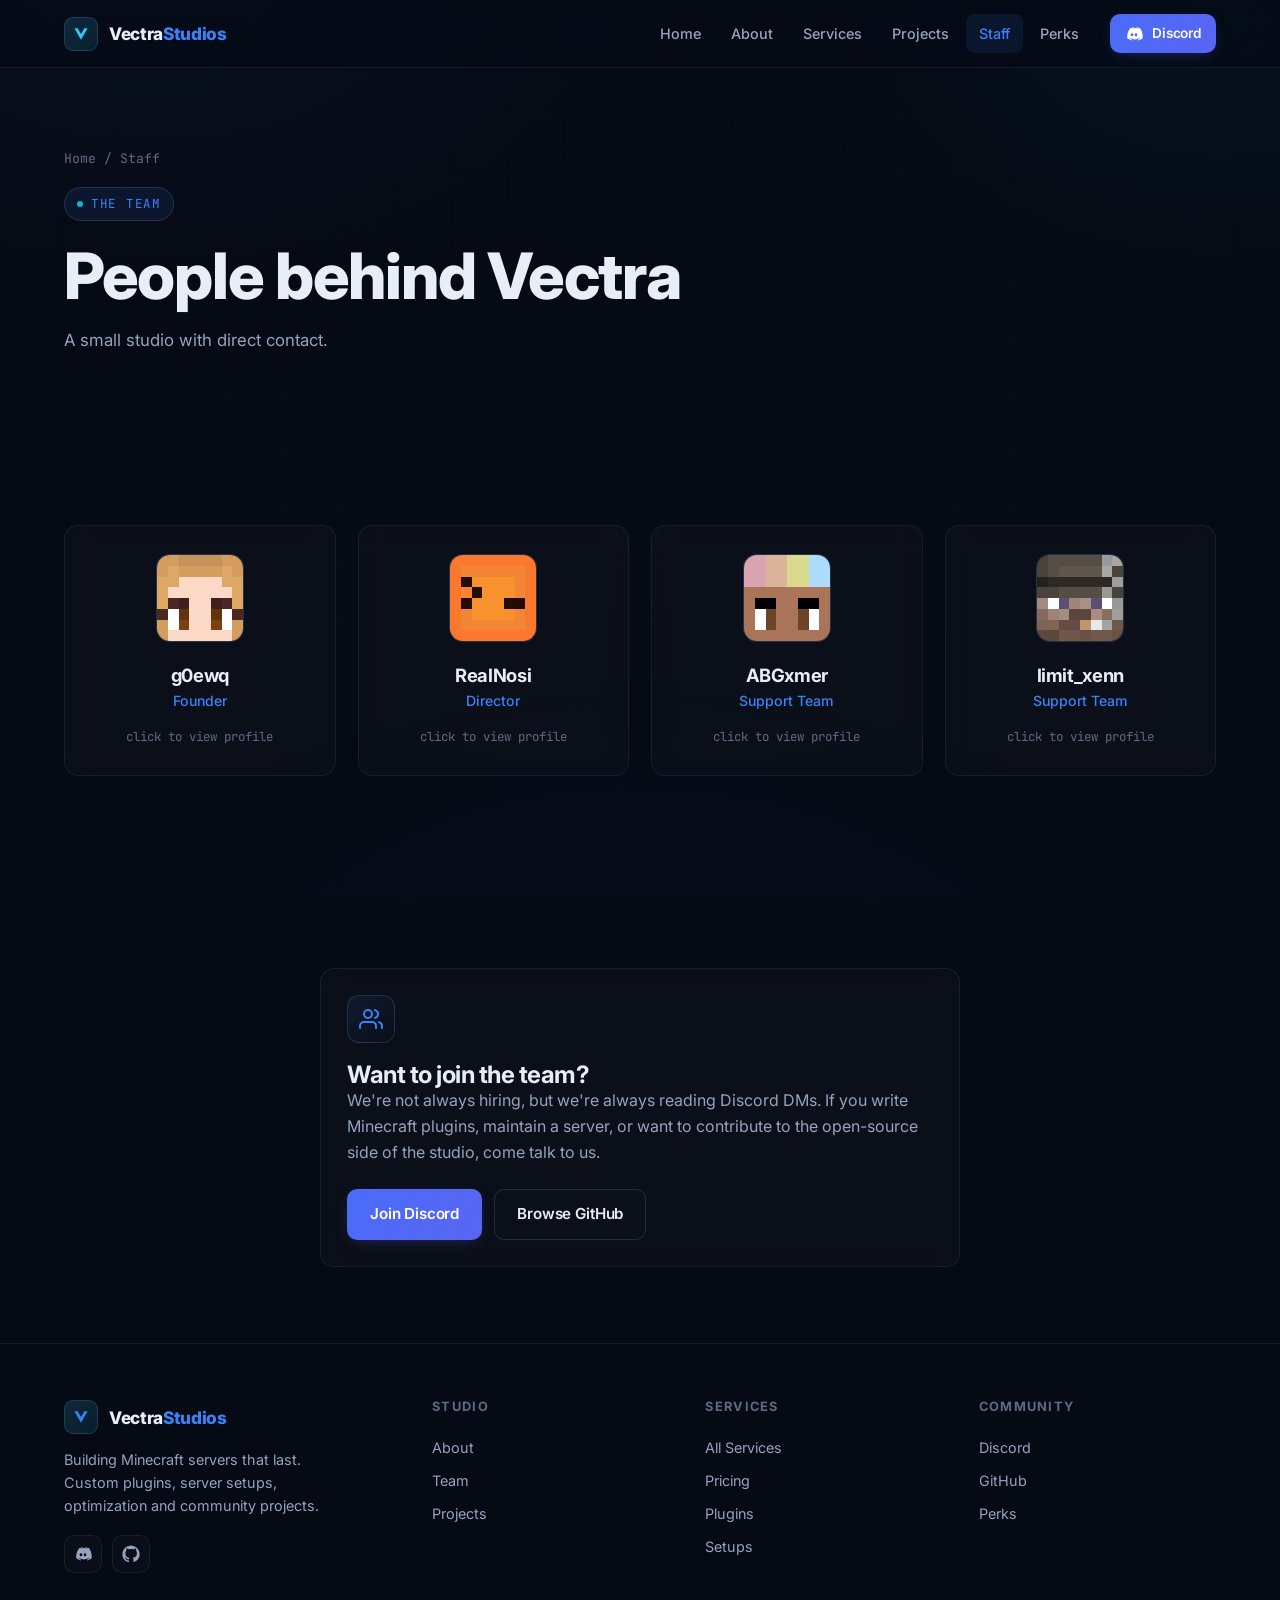
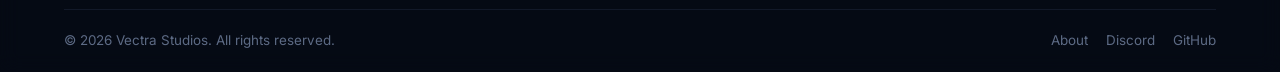
<file: staff.html>
<!DOCTYPE html>
<html lang="en">
<head>
  <meta charset="UTF-8" />
  <meta name="viewport" content="width=device-width, initial-scale=1.0" />
  <title>Staff — Vectra Studios</title>
  <meta name="description" content="The people behind Vectra Studios. A small team of Minecraft developers and server admins. Avatars rendered from raw Minecraft skin files." />
  <meta name="author" content="Vectra Studios" />
  <meta name="theme-color" content="#060a14" />
  <meta property="og:type" content="website" />
  <meta property="og:title" content="Staff — Vectra Studios" />
  <meta property="og:description" content="The small team behind Vectra Studios — Minecraft developers and server admins." />
  <meta property="og:image" content="assets/backgrounds/hero-bg.png" />
  <meta name="twitter:card" content="summary_large_image" />
  <link rel="icon" type="image/svg+xml" href="assets/icons/favicon.svg" />
  <link rel="preconnect" href="https://fonts.googleapis.com" />
  <link rel="stylesheet" href="css/style.css" />
</head>
<body>
  <div class="page-loader"><div class="loader-mark"></div></div>

  <header class="navbar">
    <div class="nav-inner">
      <a href="index.html" class="brand" aria-label="Vectra Studios home">
        <span class="brand-mark">
          <svg viewBox="0 0 24 24" fill="none" xmlns="http://www.w3.org/2000/svg">
            <defs><linearGradient id="bg1" x1="0" y1="0" x2="1" y2="1"><stop offset="0" stop-color="#38bdf8"/><stop offset="1" stop-color="#22d3ee"/></linearGradient></defs>
            <path d="M4 5 L12 19 L20 5 L16 5 L12 12 L8 5 Z" fill="url(#bg1)"/>
          </svg>
        </span>
        <span>Vectra<b>Studios</b></span>
      </a>
      <div class="nav-collapsible">
        <nav class="nav-links" aria-label="Primary navigation">
          <a href="index.html">Home</a>
          <a href="about.html">About</a>
          <a href="services.html">Services</a>
          <a href="projects.html">Projects</a>
          <a href="staff.html">Staff</a>
          <a href="perks.html">Perks</a>
        </nav>
        <div class="nav-actions">
          <a class="btn btn-discord btn-sm" data-discord href="#" target="_blank" rel="noopener noreferrer">
            <svg width="16" height="16" viewBox="0 0 24 24" fill="currentColor"><path d="M20.3 4.4A19.8 19.8 0 0 0 15.4 3l-.3.5c1.6.4 2.9 1 4.1 1.8a13.6 13.6 0 0 0-11.3 0c1.2-.8 2.6-1.4 4.1-1.8L11.7 3a19.8 19.8 0 0 0-4.9 1.4C3.5 8.9 2.7 13.3 3 17.6a19.9 19.9 0 0 0 6 3l.5-.8c-1-.4-2-.9-2.9-1.5l.7-.5a14.2 14.2 0 0 0 12 0l.7.5c-.9.6-1.9 1.1-2.9 1.5l.5.8a19.9 19.9 0 0 0 6-3c.4-5-.9-9.4-3.3-13.2ZM9.3 15c-1 0-1.8-.9-1.8-2s.8-2 1.8-2 1.8.9 1.8 2-.8 2-1.8 2Zm5.4 0c-1 0-1.8-.9-1.8-2s.8-2 1.8-2 1.8.9 1.8 2-.8 2-1.8 2Z"/></svg>
            Discord
          </a>
        </div>
      </div>
      <button class="nav-toggle" aria-label="Toggle menu" aria-expanded="false"><span></span></button>
    </div>
  </header>

  <main>
    <!-- ===== Page header ===== -->
    <section class="page-header">
      <div class="container">
        <nav class="breadcrumb" aria-label="Breadcrumb">
          <a href="index.html">Home</a>
          <span>/</span>
          <span>Staff</span>
        </nav>
        <span class="eyebrow">The Team</span>
        <h1>People behind Vectra</h1>
        <p>A small studio with direct contact.</p>
      </div>
    </section>

    <!-- ===== Staff grid ===== -->
    <section class="section">
      <div class="container">
        <div class="staff-grid" id="staff-grid">
          <!-- Rendered by js/staff.js -->
        </div>
      </div>
    </section>

    <!-- ===== Join the team ===== -->
    <section class="section-sm">
      <div class="container">
        <article class="card card-glow" data-reveal="right" style="max-width:640px;margin:0 auto">
          <div class="svc-icon"><svg viewBox="0 0 24 24" fill="none" stroke="currentColor" stroke-width="2" stroke-linecap="round" stroke-linejoin="round"><path d="M17 21v-2a4 4 0 0 0-4-4H5a4 4 0 0 0-4 4v2"/><circle cx="9" cy="7" r="4"/><path d="M23 21v-2a4 4 0 0 0-3-3.87"/><path d="M16 3.13a4 4 0 0 1 0 7.75"/></svg></div>
          <h3>Want to join the team?</h3>
          <p>We're not always hiring, but we're always reading Discord DMs. If you write Minecraft plugins, maintain a server, or want to contribute to the open-source side of the studio, come talk to us.</p>
          <div class="flex gap-3 flex-wrap mt-6">
            <a class="btn btn-discord" data-discord href="#" target="_blank" rel="noopener noreferrer">Join Discord</a>
            <a class="btn btn-outline" href="https://github.com/vectrastudios" target="_blank" rel="noopener noreferrer">Browse GitHub</a>
          </div>
        </article>
      </div>
    </section>
  </main>

  <footer class="footer">
    <div class="container">
      <div class="footer-top">
        <div class="footer-brand">
          <a href="index.html" class="brand">
            <span class="brand-mark"><svg viewBox="0 0 24 24" fill="none"><path d="M4 5 L12 19 L20 5 L16 5 L12 12 L8 5 Z" fill="#3b82f6"/></svg></span>
            <span>Vectra<b>Studios</b></span>
          </a>
          <p>Building Minecraft servers that last. Custom plugins, server setups, optimization and community projects.</p>
          <div class="footer-social">
            <a data-discord href="#" aria-label="Discord" target="_blank" rel="noopener noreferrer"><svg viewBox="0 0 24 24" fill="currentColor"><path d="M20.3 4.4A19.8 19.8 0 0 0 15.4 3l-.3.5c1.6.4 2.9 1 4.1 1.8a13.6 13.6 0 0 0-11.3 0c1.2-.8 2.6-1.4 4.1-1.8L11.7 3a19.8 19.8 0 0 0-4.9 1.4C3.5 8.9 2.7 13.3 3 17.6a19.9 19.9 0 0 0 6 3l.5-.8c-1-.4-2-.9-2.9-1.5l.7-.5a14.2 14.2 0 0 0 12 0l.7.5c-.9.6-1.9 1.1-2.9 1.5l.5.8a19.9 19.9 0 0 0 6-3c.4-5-.9-9.4-3.3-13.2ZM9.3 15c-1 0-1.8-.9-1.8-2s.8-2 1.8-2 1.8.9 1.8 2-.8 2-1.8 2Zm5.4 0c-1 0-1.8-.9-1.8-2s.8-2 1.8-2 1.8.9 1.8 2-.8 2-1.8 2Z"/></svg></a>
            <a href="https://github.com/vectrastudios" aria-label="GitHub" target="_blank" rel="noopener noreferrer"><svg viewBox="0 0 24 24" fill="currentColor"><path d="M12 .5A11.5 11.5 0 0 0 .5 12 11.5 11.5 0 0 0 8.4 23c.6.1.8-.3.8-.6v-2c-3.3.7-4-1.6-4-1.6-.6-1.4-1.3-1.7-1.3-1.7-1.1-.7.1-.7.1-.7 1.2.1 1.8 1.2 1.8 1.2 1 1.8 2.8 1.3 3.5 1 .1-.8.4-1.3.8-1.6-2.7-.3-5.5-1.3-5.5-6 0-1.3.5-2.4 1.2-3.2 0-.4-.5-1.6.2-3.2 0 0 1-.3 3.3 1.2a11 11 0 0 1 6 0c2.3-1.5 3.3-1.2 3.3-1.2.7 1.6.2 2.8.1 3.2.8.8 1.2 1.9 1.2 3.2 0 4.6-2.8 5.6-5.5 6 .4.3.8 1 .8 2.1v3.1c0 .3.2.7.8.6A11.5 11.5 0 0 0 23.5 12 11.5 11.5 0 0 0 12 .5Z"/></svg></a>
          </div>
        </div>
        <div class="footer-col">
          <h4>Studio</h4>
          <a href="about.html">About</a>
          <a href="staff.html">Team</a>
          <a href="projects.html">Projects</a>
        </div>
        <div class="footer-col">
          <h4>Services</h4>
          <a href="services.html">All Services</a>
          <a href="services.html#pricing">Pricing</a>
          <a href="services.html#plugins">Plugins</a>
          <a href="services.html#setups">Setups</a>
        </div>
        <div class="footer-col">
          <h4>Community</h4>
          <a data-discord href="#">Discord</a>
          <a href="https://github.com/vectrastudios">GitHub</a>
          <a href="perks.html">Perks</a>
        </div>
      </div>
      <div class="footer-bottom">
        <div>&copy; <span data-year>2025</span> Vectra Studios. All rights reserved.</div>
        <div class="links">
          <a href="about.html">About</a>
          <a data-discord href="#">Discord</a>
          <a href="https://github.com/vectrastudios">GitHub</a>
        </div>
      </div>
    </div>
  </footer>

  <script src="js/config.js"></script>
  <script src="js/main.js"></script>
  <script src="js/staff.js"></script>
</body>
</html>
</file>
<file: css/style.css>
/* ==========================================================================
   Vectra Studios — Design System
   Dark · Blue & Cyan · Glassmorphism · Premium
   Pure static CSS — no preprocessor, no build step.
   ========================================================================== */

/* ---------- Fonts ---------- */
@import url("https://fonts.googleapis.com/css2?family=Inter:wght@400;500;600;700;800&family=JetBrains+Mono:wght@400;500;600&display=swap");

/* ---------- Design Tokens ---------- */
:root {
  /* Backgrounds */
  --bg: #060a14;
  --bg-2: #090f1d;
  --bg-3: #0c1426;

  /* Surfaces (glassmorphism) */
  --surface: rgba(255, 255, 255, 0.025);
  --surface-2: rgba(255, 255, 255, 0.045);
  --surface-hover: rgba(255, 255, 255, 0.065);
  --surface-solid: #0d1424;

  /* Borders */
  --border: rgba(125, 165, 220, 0.10);
  --border-strong: rgba(125, 165, 220, 0.20);
  --border-accent: rgba(59, 130, 246, 0.35);

  /* Text */
  --text: #e8eef7;
  --text-muted: #93a4bf;
  --text-dim: #5d6b85;

  /* Accents (blue → cyan, muted — no neon) */
  --accent: #3b82f6;
  --accent-2: #06b6d4;
  --accent-3: #2563eb;
  --accent-soft: rgba(59, 130, 246, 0.10);
  --accent-glow: rgba(59, 130, 246, 0.18);

  /* Status */
  --success: #34d399;
  --warn: #fbbf24;
  --danger: #f87171;

  /* Layout */
  --maxw: 1200px;
  --radius: 14px;
  --radius-sm: 10px;
  --radius-lg: 20px;

  /* Shadows */
  --shadow: 0 10px 40px -12px rgba(0, 0, 0, 0.6);
  --shadow-glow: 0 0 0 1px var(--border-accent), 0 8px 28px -12px rgba(59, 130, 246, 0.12);

  /* Motion */
  --ease: cubic-bezier(0.22, 1, 0.36, 1);
  --dur: 0.4s;

  --nav-h: 68px;
}

/* ---------- Reset ---------- */
*,
*::before,
*::after { box-sizing: border-box; margin: 0; padding: 0; }

html { scroll-behavior: smooth; -webkit-text-size-adjust: 100%; }

body {
  font-family: "Inter", system-ui, -apple-system, "Segoe UI", sans-serif;
  background: var(--bg);
  color: var(--text);
  line-height: 1.6;
  min-height: 100vh;
  display: flex;
  flex-direction: column;
  overflow-x: hidden;
  -webkit-font-smoothing: antialiased;
  text-rendering: optimizeLegibility;
}

/* Ambient background — subtle, muted */
body::before {
  content: "";
  position: fixed;
  inset: 0;
  z-index: -2;
  background:
    radial-gradient(900px 600px at 12% -5%, rgba(59, 130, 246, 0.06), transparent 60%),
    radial-gradient(800px 600px at 95% 0%, rgba(6, 182, 212, 0.05), transparent 55%),
    radial-gradient(1000px 700px at 50% 120%, rgba(37, 99, 235, 0.04), transparent 60%);
  pointer-events: none;
}
body::after {
  content: "";
  position: fixed;
  inset: 0;
  z-index: -2;
  background-image:
    linear-gradient(rgba(125, 165, 220, 0.025) 1px, transparent 1px),
    linear-gradient(90deg, rgba(125, 165, 220, 0.025) 1px, transparent 1px);
  background-size: 56px 56px;
  mask-image: radial-gradient(circle at 50% 40%, black, transparent 80%);
  -webkit-mask-image: radial-gradient(circle at 50% 40%, black, transparent 80%);
  pointer-events: none;
}

img { max-width: 100%; display: block; }
a { color: inherit; text-decoration: none; }
button { font: inherit; cursor: pointer; border: none; background: none; color: inherit; }
input, textarea, select { font: inherit; color: inherit; }
ul { list-style: none; }

/* ---------- Typography ---------- */
h1, h2, h3, h4 { line-height: 1.15; font-weight: 700; letter-spacing: -0.02em; }
h1 { font-size: clamp(2.4rem, 6vw, 4rem); font-weight: 800; }
h2 { font-size: clamp(1.8rem, 4vw, 2.8rem); }
h3 { font-size: clamp(1.2rem, 2.4vw, 1.5rem); }
p { color: var(--text-muted); }
.mono { font-family: "JetBrains Mono", ui-monospace, monospace; }

.text-accent { color: var(--accent); }
.text-cyan { color: var(--accent-2); }
.text-muted { color: var(--text-muted); }
.text-dim { color: var(--text-dim); }
.gradient-text {
  background: linear-gradient(120deg, var(--accent) 10%, var(--accent-2) 90%);
  -webkit-background-clip: text;
  background-clip: text;
  color: transparent;
}

/* ---------- Layout helpers ---------- */
.container {
  width: 100%;
  max-width: var(--maxw);
  margin: 0 auto;
  padding: 0 24px;
}
.section { padding: clamp(64px, 9vw, 120px) 0; }
.section-sm { padding: clamp(48px, 6vw, 80px) 0; }
main { flex: 1 0 auto; }

.section-head { max-width: 680px; margin-bottom: 48px; }
.section-head.center { margin-inline: auto; text-align: center; }
.eyebrow {
  display: inline-flex;
  align-items: center;
  gap: 8px;
  font-family: "JetBrains Mono", monospace;
  font-size: 0.78rem;
  letter-spacing: 0.14em;
  text-transform: uppercase;
  color: var(--accent);
  padding: 6px 12px;
  border: 1px solid var(--border-strong);
  border-radius: 999px;
  background: var(--accent-soft);
  margin-bottom: 18px;
}
.eyebrow::before {
  content: "";
  width: 6px; height: 6px; border-radius: 50%;
  background: var(--accent-2);
}
.section-head p { font-size: 1.05rem; margin-top: 14px; }

/* ---------- Buttons ---------- */
.btn {
  display: inline-flex;
  align-items: center;
  justify-content: center;
  gap: 9px;
  padding: 12px 22px;
  border-radius: var(--radius-sm);
  font-weight: 600;
  font-size: 0.95rem;
  letter-spacing: -0.01em;
  transition: transform var(--dur) var(--ease), box-shadow var(--dur) var(--ease),
    background var(--dur) var(--ease), border-color var(--dur) var(--ease), opacity var(--dur);
  border: 1px solid transparent;
  white-space: nowrap;
  position: relative;
}
.btn:active { transform: translateY(1px) scale(0.99); }
.btn svg { width: 18px; height: 18px; }

.btn-primary {
  background: linear-gradient(120deg, var(--accent), var(--accent-2));
  color: #031018;
  box-shadow: 0 4px 16px -6px rgba(59, 130, 246, 0.4);
}
.btn-primary:hover { transform: translateY(-2px); box-shadow: 0 8px 24px -6px rgba(59, 130, 246, 0.5); }

.btn-discord {
  background: linear-gradient(120deg, #4a6cf7 0%, #5865F2 100%);
  color: #fff;
  box-shadow: 0 4px 16px -6px rgba(88, 101, 242, 0.4);
}
.btn-discord:hover { transform: translateY(-2px); box-shadow: 0 8px 24px -6px rgba(88, 101, 242, 0.5); }

.btn-ghost {
  background: var(--surface);
  border-color: var(--border-strong);
  color: var(--text);
  backdrop-filter: blur(10px);
}
.btn-ghost:hover { background: var(--surface-hover); border-color: var(--border-accent); transform: translateY(-2px); }

.btn-outline {
  background: transparent;
  border-color: var(--border-strong);
  color: var(--text);
}
.btn-outline:hover { border-color: var(--accent); color: var(--accent); }

.btn-block { width: 100%; }
.btn-lg { padding: 15px 28px; font-size: 1rem; }
.btn-sm { padding: 8px 14px; font-size: 0.85rem; }

/* ---------- Navbar ---------- */
.navbar {
  position: sticky;
  top: 0;
  z-index: 100;
  height: var(--nav-h);
  display: flex;
  align-items: center;
  background: rgba(6, 10, 20, 0.72);
  backdrop-filter: blur(16px) saturate(140%);
  -webkit-backdrop-filter: blur(16px) saturate(140%);
  border-bottom: 1px solid var(--border);
  transition: background var(--dur), border-color var(--dur);
}
.navbar.scrolled {
  background: rgba(6, 10, 20, 0.9);
  border-bottom-color: var(--border-strong);
}
.nav-inner {
  width: 100%;
  max-width: var(--maxw);
  margin: 0 auto;
  padding: 0 24px;
  display: flex;
  align-items: center;
  gap: 24px;
}
.brand {
  display: flex;
  align-items: center;
  gap: 11px;
  font-weight: 800;
  font-size: 1.08rem;
  letter-spacing: -0.02em;
}
.brand-mark {
  width: 34px; height: 34px;
  border-radius: 9px;
  display: grid; place-items: center;
  background: linear-gradient(135deg, rgba(56,189,248,0.18), rgba(34,211,238,0.10));
  border: 1px solid var(--border-strong);
}
.brand-mark svg { width: 20px; height: 20px; }
.brand span { color: var(--text); }
.brand b { color: var(--accent); font-weight: 800; }

.nav-collapsible {
  display: flex;
  align-items: center;
  gap: 18px;
  margin-left: auto;
}
.nav-links {
  display: flex;
  align-items: center;
  gap: 4px;
}
.nav-links a {
  padding: 8px 13px;
  border-radius: 8px;
  font-size: 0.9rem;
  font-weight: 500;
  color: var(--text-muted);
  transition: color 0.2s, background 0.2s;
  position: relative;
}
.nav-links a:hover { color: var(--text); background: var(--surface); }
.nav-links a.active { color: var(--accent); background: var(--accent-soft); }

.nav-actions { display: flex; align-items: center; gap: 10px; }

.nav-toggle {
  display: none;
  width: 42px; height: 42px;
  border-radius: 9px;
  border: 1px solid var(--border-strong);
  background: var(--surface);
  align-items: center; justify-content: center;
  margin-left: auto;
}
.nav-toggle span {
  width: 18px; height: 2px; background: var(--text);
  position: relative; transition: 0.3s;
}
.nav-toggle span::before, .nav-toggle span::after {
  content: ""; position: absolute; left: 0; width: 18px; height: 2px;
  background: var(--text); transition: 0.3s;
}
.nav-toggle span::before { top: -6px; }
.nav-toggle span::after { top: 6px; }
.nav-toggle.open span { background: transparent; }
.nav-toggle.open span::before { transform: rotate(45deg); top: 0; }
.nav-toggle.open span::after { transform: rotate(-45deg); top: 0; }

/* ---------- Hero ---------- */
.hero {
  position: relative;
  min-height: calc(100vh - var(--nav-h));
  display: flex;
  align-items: center;
  overflow: hidden;
  padding: 80px 0;
}
.hero-bg {
  position: absolute;
  inset: -10% 0;
  z-index: -1;
  background: url("../assets/backgrounds/hero-bg.png") center/cover no-repeat;
  will-change: transform;
  filter: saturate(1.05);
}
.hero-overlay {
  position: absolute;
  inset: 0;
  z-index: -1;
  background:
    radial-gradient(80% 60% at 30% 30%, rgba(6, 10, 20, 0.45), transparent 70%),
    linear-gradient(180deg, rgba(6, 10, 20, 0.65) 0%, rgba(6, 10, 20, 0.82) 60%, var(--bg) 100%);
  backdrop-filter: blur(3px);
}
.hero-inner { max-width: 820px; }
.hero h1 { margin-bottom: 22px; }
.hero h1 .line { display: block; }
.hero-sub {
  font-size: clamp(1.05rem, 2.2vw, 1.3rem);
  color: var(--text-muted);
  max-width: 620px;
  margin-bottom: 36px;
}
.hero-cta { display: flex; flex-wrap: wrap; gap: 14px; }

.hero-stats {
  display: flex;
  flex-wrap: wrap;
  gap: 36px;
  margin-top: 56px;
  padding-top: 32px;
  border-top: 1px solid var(--border);
}
.hero-stat .num {
  font-family: "JetBrains Mono", monospace;
  font-size: 1.8rem;
  font-weight: 600;
  color: var(--text);
}
.hero-stat .num span { color: var(--accent); }
.hero-stat .label { font-size: 0.82rem; color: var(--text-dim); text-transform: uppercase; letter-spacing: 0.08em; }

.scroll-cue {
  position: absolute;
  bottom: 26px; left: 50%;
  transform: translateX(-50%);
  color: var(--text-dim);
  font-size: 0.75rem;
  letter-spacing: 0.2em;
  text-transform: uppercase;
  display: flex; flex-direction: column; align-items: center; gap: 8px;
  animation: bob 2.4s var(--ease) infinite;
}
.scroll-cue::after {
  content: ""; width: 1px; height: 28px;
  background: linear-gradient(var(--accent), transparent);
}
@keyframes bob { 0%,100% { transform: translate(-50%, 0); } 50% { transform: translate(-50%, 8px); } }

/* ---------- Cards (glassmorphism) ---------- */
.card {
  background: var(--surface);
  border: 1px solid var(--border);
  border-radius: var(--radius);
  padding: 26px;
  backdrop-filter: blur(12px);
  -webkit-backdrop-filter: blur(12px);
  transition: transform var(--dur) var(--ease), border-color var(--dur), background var(--dur), box-shadow var(--dur);
  position: relative;
  overflow: hidden;
}
.card:hover {
  transform: translateY(-4px);
  border-color: var(--border-strong);
  background: var(--surface-2);
  box-shadow: var(--shadow);
}
.card-glow::before {
  content: "";
  position: absolute;
  top: -1px; left: -1px; right: -1px;
  height: 1px;
  background: linear-gradient(90deg, transparent, var(--accent), transparent);
  opacity: 0;
  transition: opacity var(--dur);
}
.card-glow:hover::before { opacity: 1; }

.grid { display: grid; gap: 22px; }
.grid-2 { grid-template-columns: repeat(2, 1fr); }
.grid-3 { grid-template-columns: repeat(3, 1fr); }
.grid-4 { grid-template-columns: repeat(4, 1fr); }

/* ---------- Badges & pills ---------- */
.badge {
  display: inline-flex;
  align-items: center;
  gap: 6px;
  padding: 4px 10px;
  border-radius: 999px;
  font-size: 0.74rem;
  font-weight: 600;
  font-family: "JetBrains Mono", monospace;
  letter-spacing: 0.02em;
  border: 1px solid var(--border-strong);
  background: var(--surface);
  color: var(--text-muted);
}
.badge-accent { color: var(--accent); border-color: var(--border-accent); background: var(--accent-soft); }
.badge-success { color: var(--success); border-color: rgba(52, 211, 153, 0.35); background: rgba(52, 211, 153, 0.10); }
.badge-warn { color: var(--warn); border-color: rgba(251, 191, 36, 0.35); background: rgba(251, 191, 36, 0.10); }
.badge-dot::before { content: ""; width: 6px; height: 6px; border-radius: 50%; background: currentColor; }

/* ---------- Service cards ---------- */
.svc-icon {
  width: 48px; height: 48px;
  border-radius: 12px;
  display: grid; place-items: center;
  background: linear-gradient(135deg, var(--accent-soft), transparent);
  border: 1px solid var(--border-strong);
  color: var(--accent);
  margin-bottom: 18px;
}
.svc-icon svg { width: 24px; height: 24px; }
.svc-card h3 { margin-bottom: 10px; }
.svc-card p { font-size: 0.95rem; margin-bottom: 18px; }
.svc-features { display: flex; flex-direction: column; gap: 9px; margin-bottom: 22px; }
.svc-features li {
  display: flex; align-items: flex-start; gap: 10px;
  font-size: 0.9rem; color: var(--text-muted);
}
.svc-features li::before {
  content: ""; flex: none;
  width: 16px; height: 16px; margin-top: 3px;
  border-radius: 5px;
  background: var(--accent-soft);
  border: 1px solid var(--border-accent);
  position: relative;
}
.svc-features li::after {
  content: "";
  position: absolute;
  left: 30px; top: 7px;
  width: 5px; height: 8px;
  border: solid var(--accent);
  border-width: 0 1.6px 1.6px 0;
  transform: rotate(43deg);
}
/* fix checkmark positioning */
.svc-features li { position: relative; }
.svc-features li > span { padding-left: 4px; }

/* ---------- Pricing ---------- */
.price-card {
  display: flex; flex-direction: column;
  padding: 30px;
}
.price-card.featured {
  border-color: var(--border-accent);
  background: linear-gradient(180deg, rgba(56,189,248,0.06), var(--surface));
  box-shadow: var(--shadow-glow);
}
.price-card .tier { font-family: "JetBrains Mono", monospace; font-size: 0.8rem; letter-spacing: 0.12em; text-transform: uppercase; color: var(--accent); }
.price-card .price { font-size: 2.4rem; font-weight: 800; margin: 12px 0 4px; letter-spacing: -0.03em; }
.price-card .price small { font-size: 0.9rem; font-weight: 500; color: var(--text-dim); }
.price-card .turn { font-size: 0.85rem; color: var(--text-muted); margin-bottom: 22px; }
.price-card ul { display: flex; flex-direction: column; gap: 11px; margin: 18px 0 26px; flex: 1; }
.price-card ul li { display: flex; gap: 10px; font-size: 0.92rem; color: var(--text-muted); }
.price-card ul li svg { width: 17px; height: 17px; color: var(--accent); flex: none; margin-top: 2px; }

/* ---------- Staff cards ---------- */
.staff-grid { display: grid; grid-template-columns: repeat(auto-fill, minmax(240px, 1fr)); gap: 22px; }
.staff-card {
  cursor: pointer;
  text-align: center;
  padding: 28px 22px;
}
.staff-avatar {
  width: 88px; height: 88px;
  margin: 0 auto 16px;
  border-radius: 14px;
  image-rendering: pixelated;
  image-rendering: crisp-edges;
  background: var(--bg-3);
  border: 1px solid var(--border-strong);
}
.staff-card h3 { font-size: 1.15rem; margin-bottom: 4px; }
.staff-card .role { color: var(--accent); font-size: 0.88rem; font-weight: 500; }
.staff-card .hint { font-size: 0.78rem; color: var(--text-dim); margin-top: 14px; font-family: "JetBrains Mono", monospace; }

/* ---------- Modal ---------- */
.modal-backdrop {
  position: fixed; inset: 0; z-index: 200;
  background: rgba(3, 6, 12, 0.72);
  backdrop-filter: blur(8px);
  display: flex; align-items: center; justify-content: center;
  padding: 20px;
  opacity: 0; visibility: hidden;
  transition: opacity var(--dur), visibility var(--dur);
}
.modal-backdrop.open { opacity: 1; visibility: visible; }
.modal {
  width: 100%; max-width: 560px;
  background: linear-gradient(180deg, var(--bg-3), var(--bg-2));
  border: 1px solid var(--border-strong);
  border-radius: var(--radius-lg);
  box-shadow: var(--shadow);
  overflow: hidden;
  transform: translateY(20px) scale(0.97);
  transition: transform var(--dur) var(--ease);
  max-height: 90vh;
  display: flex; flex-direction: column;
}
.modal-backdrop.open .modal { transform: translateY(0) scale(1); }
.modal-banner {
  height: 92px;
  background:
    radial-gradient(120% 100% at 0% 0%, rgba(59,130,246,0.22), transparent 50%),
    radial-gradient(120% 100% at 100% 0%, rgba(6,182,212,0.16), transparent 55%),
    var(--bg-3);
  border-bottom: 1px solid var(--border);
  position: relative;
}
.modal-close {
  position: absolute; top: 14px; right: 14px;
  width: 34px; height: 34px; border-radius: 9px;
  background: var(--surface); border: 1px solid var(--border-strong);
  display: grid; place-items: center; color: var(--text-muted);
  transition: 0.2s;
}
.modal-close:hover { color: var(--text); background: var(--surface-hover); }
.modal-body { padding: 0 30px 30px; overflow-y: auto; }
.modal-head {
  display: flex; align-items: flex-end; gap: 18px;
  margin-top: -44px; margin-bottom: 22px;
}
.modal-avatar {
  width: 84px; height: 84px;
  border-radius: 14px;
  border: 3px solid var(--bg-3);
  image-rendering: pixelated;
  background: var(--bg-3);
}
.modal-head .meta { padding-bottom: 6px; }
.modal-head h3 { font-size: 1.4rem; }
.modal-head .role { color: var(--accent); font-weight: 500; }
.modal-bio { margin-bottom: 22px; }
.modal-grid { display: grid; grid-template-columns: 1fr 1fr; gap: 14px; margin-bottom: 22px; }
.modal-grid .field { background: var(--surface); border: 1px solid var(--border); border-radius: 10px; padding: 12px 14px; }
.modal-grid .field .k { font-size: 0.72rem; text-transform: uppercase; letter-spacing: 0.1em; color: var(--text-dim); margin-bottom: 4px; }
.modal-grid .field .v { font-size: 0.95rem; color: var(--text); }
.skill-tags { display: flex; flex-wrap: wrap; gap: 8px; margin-bottom: 22px; }
.modal-socials { display: flex; gap: 10px; flex-wrap: wrap; }
.modal-socials a {
  display: inline-flex; align-items: center; gap: 8px;
  padding: 9px 14px; border-radius: 9px;
  background: var(--surface); border: 1px solid var(--border-strong);
  font-size: 0.85rem; color: var(--text-muted);
  transition: 0.2s;
}
.modal-socials a:hover { color: var(--accent); border-color: var(--border-accent); }
.modal-socials a svg { width: 16px; height: 16px; }

/* ---------- Projects ---------- */
.proj-toolbar {
  display: flex; flex-wrap: wrap; gap: 14px;
  align-items: center; justify-content: space-between;
  margin-bottom: 34px;
}
.filters { display: flex; flex-wrap: wrap; gap: 8px; }
.filter-btn {
  padding: 8px 16px;
  border-radius: 999px;
  font-size: 0.85rem; font-weight: 500;
  color: var(--text-muted);
  border: 1px solid var(--border);
  background: var(--surface);
  transition: 0.2s;
}
.filter-btn:hover { color: var(--text); border-color: var(--border-strong); }
.filter-btn.active { color: #031018; background: linear-gradient(120deg, var(--accent), var(--accent-2)); border-color: transparent; font-weight: 600; }

.search-box {
  position: relative;
  min-width: 240px;
}
.search-box input {
  width: 100%;
  padding: 10px 14px 10px 38px;
  background: var(--surface);
  border: 1px solid var(--border);
  border-radius: 10px;
  font-size: 0.9rem;
  transition: 0.2s;
}
.search-box input:focus { outline: none; border-color: var(--border-accent); background: var(--surface-2); }
.search-box svg { position: absolute; left: 12px; top: 50%; transform: translateY(-50%); width: 16px; height: 16px; color: var(--text-dim); }

.proj-grid { display: grid; grid-template-columns: repeat(auto-fill, minmax(320px, 1fr)); gap: 22px; }
.proj-card {
  padding: 0; overflow: hidden;
  display: flex; flex-direction: column;
}
.proj-thumb {
  aspect-ratio: 16/9;
  background: var(--bg-3);
  position: relative;
  overflow: hidden;
}
.proj-thumb img {
  width: 100%; height: 100%; object-fit: cover;
  transition: transform 0.6s var(--ease);
}
.proj-card:hover .proj-thumb img { transform: scale(1.06); }
.proj-thumb::after {
  content: "";
  position: absolute; inset: 0;
  background: linear-gradient(180deg, transparent 50%, rgba(6,10,20,0.7));
}
/* Placeholder for in-development projects (no fake screenshots) */
.proj-placeholder {
  background: linear-gradient(135deg, var(--bg-3), var(--bg-2));
  display: grid; place-items: center;
  border-bottom: 1px solid var(--border);
}
.proj-placeholder::after { display: none; }
.proj-placeholder .ph-inner {
  display: flex; flex-direction: column; align-items: center; gap: 8px;
  color: var(--text-dim); text-align: center; padding: 20px;
}
.proj-placeholder .ph-inner svg { width: 32px; height: 32px; opacity: 0.5; }
.proj-placeholder .ph-name { font-size: 0.92rem; color: var(--text-muted); font-weight: 600; }
.proj-placeholder .ph-edition { font-size: 0.72rem; color: var(--text-dim); letter-spacing: 0.1em; text-transform: uppercase; }
.proj-body { padding: 20px 22px 22px; display: flex; flex-direction: column; flex: 1; }
.proj-body .cat-row { display: flex; justify-content: space-between; align-items: center; margin-bottom: 12px; }
.proj-body h3 { font-size: 1.15rem; margin-bottom: 8px; }
.proj-body p { font-size: 0.9rem; margin-bottom: 16px; flex: 1; }
.proj-links { display: flex; gap: 10px; margin-top: auto; }
.no-results { text-align: center; padding: 60px 20px; color: var(--text-dim); grid-column: 1 / -1; }
.no-results svg { width: 40px; height: 40px; margin: 0 auto 14px; opacity: 0.5; }

/* ---------- Stats band ---------- */
.stats-band {
  display: grid;
  grid-template-columns: repeat(4, 1fr);
  gap: 22px;
  padding: 36px;
  border-radius: var(--radius-lg);
  background: linear-gradient(135deg, var(--surface), transparent);
  border: 1px solid var(--border);
}
.stat-item .num {
  font-family: "JetBrains Mono", monospace;
  font-size: clamp(1.8rem, 4vw, 2.6rem);
  font-weight: 700;
  background: linear-gradient(120deg, var(--accent), var(--accent-2));
  -webkit-background-clip: text; background-clip: text; color: transparent;
  letter-spacing: -0.02em;
}
.stat-item .label { font-size: 0.85rem; color: var(--text-muted); margin-top: 4px; }

/* ---------- Auth ---------- */
.auth-wrap { display: flex; align-items: center; justify-content: center; padding: 48px 0; }
.auth-card {
  width: 100%; max-width: 440px;
  padding: 36px;
}
.auth-card.wide { max-width: 520px; }
.auth-card h1 { font-size: 1.7rem; margin-bottom: 6px; }
.auth-card .sub { color: var(--text-muted); margin-bottom: 28px; font-size: 0.95rem; }
.auth-alt { text-align: center; margin-top: 22px; font-size: 0.9rem; color: var(--text-muted); }
.auth-alt a { color: var(--accent); font-weight: 500; }

.field-group { margin-bottom: 18px; }
.field-group label { display: block; font-size: 0.85rem; font-weight: 500; margin-bottom: 7px; color: var(--text); }
.field-group input, .field-group textarea, .field-group select {
  width: 100%;
  padding: 12px 14px;
  background: var(--surface);
  border: 1px solid var(--border);
  border-radius: 10px;
  font-size: 0.95rem;
  transition: 0.2s;
}
.field-group input:focus, .field-group textarea:focus, .field-group select:focus {
  outline: none; border-color: var(--border-accent); background: var(--surface-2);
  box-shadow: 0 0 0 3px var(--accent-soft);
}
.field-group .hint-txt { font-size: 0.78rem; color: var(--text-dim); margin-top: 6px; }
.field-error { font-size: 0.78rem; color: var(--danger); margin-top: 6px; display: none; }
.field-group.invalid input { border-color: var(--danger); }
.field-group.invalid .field-error { display: block; }

/* ---------- Toast ---------- */
.toast-wrap {
  position: fixed; bottom: 24px; right: 24px; z-index: 300;
  display: flex; flex-direction: column; gap: 10px;
  max-width: calc(100vw - 48px);
}
.toast {
  display: flex; align-items: center; gap: 11px;
  padding: 13px 16px;
  background: var(--surface-solid);
  border: 1px solid var(--border-strong);
  border-radius: 11px;
  box-shadow: var(--shadow);
  font-size: 0.9rem;
  min-width: 260px;
  animation: toastIn 0.4s var(--ease);
  border-left: 3px solid var(--accent);
}
.toast.success { border-left-color: var(--success); }
.toast.error { border-left-color: var(--danger); }
.toast svg { width: 18px; height: 18px; flex: none; }
.toast.success svg { color: var(--success); }
.toast.error svg { color: var(--danger); }
@keyframes toastIn { from { transform: translateX(120%); opacity: 0; } to { transform: translateX(0); opacity: 1; } }
.toast.leaving { animation: toastOut 0.3s var(--ease) forwards; }
@keyframes toastOut { to { transform: translateX(120%); opacity: 0; } }

/* ---------- Dashboard ---------- */
.dash-grid { display: grid; grid-template-columns: 280px 1fr; gap: 24px; align-items: start; }
.dash-side .card { padding: 22px; }
.dash-avatar {
  width: 72px; height: 72px; border-radius: 16px;
  margin: 0 auto 14px; image-rendering: pixelated;
  background: var(--bg-3); border: 1px solid var(--border-strong);
}
.dash-side .uname { text-align: center; font-weight: 700; font-size: 1.1rem; }
.dash-side .urank { text-align: center; color: var(--accent); font-size: 0.85rem; margin-bottom: 18px; }
.dash-menu { display: flex; flex-direction: column; gap: 4px; }
.dash-menu button {
  text-align: left; padding: 10px 12px; border-radius: 9px;
  font-size: 0.9rem; color: var(--text-muted);
  display: flex; align-items: center; gap: 10px;
  transition: 0.2s;
}
.dash-menu button svg { width: 17px; height: 17px; }
.dash-menu button:hover, .dash-menu button.active { background: var(--accent-soft); color: var(--accent); }
.dash-panels > section { display: none; animation: fadeIn 0.4s var(--ease); }
.dash-panels > section.active { display: block; }
.dash-stat-grid { display: grid; grid-template-columns: repeat(auto-fill, minmax(160px, 1fr)); gap: 16px; margin-bottom: 24px; }
.dash-stat { padding: 18px; }
.dash-stat .k { font-size: 0.75rem; text-transform: uppercase; letter-spacing: 0.08em; color: var(--text-dim); }
.dash-stat .v { font-family: "JetBrains Mono", monospace; font-size: 1.4rem; font-weight: 600; margin-top: 6px; }
.activity-list { display: flex; flex-direction: column; gap: 10px; }
.activity-item {
  display: flex; gap: 12px; align-items: center;
  padding: 12px 14px; border-radius: 10px;
  background: var(--surface); border: 1px solid var(--border);
  font-size: 0.9rem;
}
.activity-item .dot { width: 8px; height: 8px; border-radius: 50%; background: var(--accent); flex: none; }
.activity-item .when { margin-left: auto; font-size: 0.78rem; color: var(--text-dim); font-family: "JetBrains Mono", monospace; }

/* ---------- Booster ---------- */
.booster-hero { text-align: center; padding: 56px 0 40px; }
.booster-grid { display: grid; grid-template-columns: repeat(auto-fill, minmax(280px, 1fr)); gap: 22px; }
.booster-card { padding: 26px; }
.booster-card .ic {
  width: 46px; height: 46px; border-radius: 11px;
  display: grid; place-items: center; margin-bottom: 16px;
  background: linear-gradient(135deg, rgba(235, 130, 220, 0.18), rgba(88, 101, 242, 0.12));
  border: 1px solid var(--border-strong); color: #e879f9;
}
.booster-card .ic svg { width: 23px; height: 23px; }
.booster-status {
  display: flex; align-items: center; justify-content: space-between;
  padding: 18px 24px; border-radius: var(--radius);
  background: linear-gradient(120deg, rgba(235,130,220,0.08), rgba(88,101,242,0.06));
  border: 1px solid var(--border-strong); margin-bottom: 28px;
}

/* ---------- Discord widget ---------- */
.widget-card { padding: 0; overflow: hidden; }
.widget-head { padding: 18px 22px; border-bottom: 1px solid var(--border); display: flex; align-items: center; gap: 12px; }
.widget-head .dot { width: 10px; height: 10px; border-radius: 50%; background: var(--success); }
.widget-body { padding: 28px 22px; text-align: center; min-height: 160px; display: grid; place-items: center; }

/* ---------- Footer ---------- */
.footer {
  flex-shrink: 0;
  margin-top: auto;
  border-top: 1px solid var(--border);
  background: rgba(6, 10, 20, 0.6);
  backdrop-filter: blur(10px);
}
.footer-top {
  display: grid;
  grid-template-columns: 1.4fr repeat(3, 1fr);
  gap: 36px;
  padding: 56px 0 36px;
}
.footer-brand p { font-size: 0.9rem; margin-top: 14px; max-width: 280px; }
.footer-col h4 { font-size: 0.8rem; text-transform: uppercase; letter-spacing: 0.1em; color: var(--text-dim); margin-bottom: 16px; }
.footer-col a { display: block; font-size: 0.9rem; color: var(--text-muted); padding: 5px 0; transition: 0.2s; }
.footer-col a:hover { color: var(--accent); }
.footer-social { display: flex; gap: 10px; margin-top: 18px; }
.footer-social a {
  width: 38px; height: 38px; border-radius: 10px;
  display: grid; place-items: center;
  background: var(--surface); border: 1px solid var(--border);
  color: var(--text-muted); transition: 0.2s;
}
.footer-social a:hover { color: var(--accent); border-color: var(--border-accent); transform: translateY(-2px); }
.footer-social a svg { width: 18px; height: 18px; }
.footer-bottom {
  border-top: 1px solid var(--border);
  padding: 20px 0;
  display: flex; justify-content: space-between; align-items: center; gap: 14px;
  font-size: 0.84rem; color: var(--text-dim); flex-wrap: wrap;
}
.footer-bottom .links { display: flex; gap: 18px; }
.footer-bottom .links a:hover { color: var(--accent); }

/* ---------- Page header (inner pages) ---------- */
.page-header { padding: clamp(48px, 7vw, 80px) 0 clamp(32px, 5vw, 56px); }
.page-header h1 { margin-bottom: 14px; }
.page-header p { font-size: 1.05rem; max-width: 640px; }
.breadcrumb { display: flex; gap: 8px; font-size: 0.82rem; color: var(--text-dim); margin-bottom: 18px; font-family: "JetBrains Mono", monospace; }
.breadcrumb a:hover { color: var(--accent); }
.breadcrumb span { color: var(--text-dim); }

/* ---------- Feature list (about) ---------- */
.feature-row { display: grid; grid-template-columns: 1fr 1fr; gap: 48px; align-items: center; }
.feature-row + .feature-row { margin-top: 72px; }
.feature-row:nth-child(even) .feature-text { order: 2; }
.feature-text h2 { margin-bottom: 16px; }
.feature-text p { margin-bottom: 18px; }
.feature-list { display: flex; flex-direction: column; gap: 12px; }
.feature-list li { display: flex; gap: 12px; align-items: flex-start; font-size: 0.95rem; color: var(--text); }
.feature-list li svg { width: 20px; height: 20px; color: var(--accent); flex: none; margin-top: 1px; }
.feature-visual {
  aspect-ratio: 4/3;
  border-radius: var(--radius-lg);
  border: 1px solid var(--border-strong);
  background: linear-gradient(135deg, var(--bg-3), var(--bg-2));
  position: relative; overflow: hidden;
  display: grid; place-items: center;
}
.feature-visual::before {
  content: ""; position: absolute; inset: 0;
  background:
    linear-gradient(rgba(125,185,255,0.05) 1px, transparent 1px),
    linear-gradient(90deg, rgba(125,185,255,0.05) 1px, transparent 1px);
  background-size: 28px 28px;
}
.feature-visual .glow {
  position: absolute; width: 60%; height: 60%; border-radius: 50%;
  background: radial-gradient(circle, rgba(59,130,246,0.12), transparent 70%);
  filter: blur(30px);
}

/* ---------- Contact ---------- */
.contact-grid { display: grid; grid-template-columns: 1fr 1.2fr; gap: 28px; }
.contact-channel {
  display: flex; gap: 14px; align-items: center;
  padding: 18px; border-radius: 12px;
  background: var(--surface); border: 1px solid var(--border);
  transition: 0.2s;
}
.contact-channel:hover { border-color: var(--border-strong); background: var(--surface-2); }
.contact-channel .ic { width: 42px; height: 42px; border-radius: 10px; display: grid; place-items: center; background: var(--accent-soft); border: 1px solid var(--border-accent); color: var(--accent); }
.contact-channel .ic svg { width: 20px; height: 20px; }
.contact-channel .meta .k { font-size: 0.78rem; color: var(--text-dim); }
.contact-channel .meta .v { font-size: 0.95rem; font-weight: 500; }

/* ---------- Scroll reveal ---------- */
[data-reveal] {
  opacity: 0;
  transform: translateY(24px);
  transition: opacity 0.7s var(--ease), transform 0.7s var(--ease);
  transition-delay: var(--reveal-delay, 0s);
}
[data-reveal].in { opacity: 1; transform: none; }
[data-reveal="left"] { transform: translateX(-32px); }
[data-reveal="right"] { transform: translateX(32px); }
[data-reveal="left"].in, [data-reveal="right"].in { transform: none; }
[data-reveal="scale"] { transform: scale(0.94); }
[data-reveal="scale"].in { transform: none; }

/* ---------- Loading overlay ---------- */
.page-loader {
  position: fixed; inset: 0; z-index: 400;
  background: var(--bg);
  display: flex; align-items: center; justify-content: center;
  transition: opacity 0.5s var(--ease), visibility 0.5s;
}
.page-loader.gone { opacity: 0; visibility: hidden; }
.loader-mark {
  width: 46px; height: 46px;
  border-radius: 12px;
  border: 2px solid var(--border-strong);
  border-top-color: var(--accent);
  animation: spin 0.8s linear infinite;
}
@keyframes spin { to { transform: rotate(360deg); } }

/* ---------- Misc ---------- */
.divider { height: 1px; background: var(--border); margin: 40px 0; }
.center { text-align: center; }
.mt-0 { margin-top: 0; } .mt-2 { margin-top: 8px; } .mt-4 { margin-top: 16px; } .mt-6 { margin-top: 24px; } .mt-8 { margin-top: 32px; }
.mb-0 { margin-bottom: 0; } .mb-4 { margin-bottom: 16px; } .mb-6 { margin-bottom: 24px; } .mb-8 { margin-bottom: 32px; }
.flex { display: flex; } .items-center { align-items: center; } .gap-2 { gap: 8px; } .gap-3 { gap: 12px; } .gap-4 { gap: 16px; }
.flex-wrap { flex-wrap: wrap; }
.hidden { display: none !important; }

@keyframes fadeIn { from { opacity: 0; transform: translateY(8px); } to { opacity: 1; transform: none; } }

/* ---------- Custom scrollbar ---------- */
::-webkit-scrollbar { width: 11px; height: 11px; }
::-webkit-scrollbar-track { background: var(--bg-2); }
::-webkit-scrollbar-thumb { background: rgba(125,185,255,0.16); border-radius: 6px; border: 2px solid var(--bg-2); }
::-webkit-scrollbar-thumb:hover { background: rgba(125,185,255,0.28); }
* { scrollbar-width: thin; scrollbar-color: rgba(125,185,255,0.2) var(--bg-2); }

::selection { background: var(--accent-soft); color: var(--text); }

/* ---------- Responsive ---------- */
@media (max-width: 1024px) {
  .grid-4 { grid-template-columns: repeat(2, 1fr); }
  .footer-top { grid-template-columns: 1fr 1fr; gap: 28px; }
  .dash-grid { grid-template-columns: 1fr; }
  .dash-side .card { padding: 18px; }
  .feature-row { grid-template-columns: 1fr; gap: 28px; }
  .feature-row:nth-child(even) .feature-text { order: 0; }
}

@media (max-width: 860px) {
  .nav-collapsible {
    position: fixed;
    top: var(--nav-h);
    left: 0; right: 0;
    flex-direction: column;
    align-items: stretch;
    background: rgba(6, 10, 20, 0.98);
    backdrop-filter: blur(16px);
    border-bottom: 1px solid var(--border);
    padding: 16px 24px 24px;
    gap: 14px;
    transform: translateY(-140%);
    transition: transform 0.4s var(--ease);
    z-index: 90;
    max-height: calc(100vh - var(--nav-h));
    overflow-y: auto;
  }
  .nav-collapsible.open { transform: translateY(0); }
  .nav-links { flex-direction: column; align-items: stretch; gap: 4px; }
  .nav-links a { padding: 12px 14px; font-size: 0.95rem; }
  .nav-actions { width: 100%; flex-wrap: wrap; }
  .nav-toggle { display: inline-flex; }
  .grid-3 { grid-template-columns: 1fr; }
  .grid-2 { grid-template-columns: 1fr; }
  .stats-band { grid-template-columns: repeat(2, 1fr); }
  .contact-grid { grid-template-columns: 1fr; }
  .modal-grid { grid-template-columns: 1fr; }
}

@media (max-width: 560px) {
  .container { padding: 0 18px; }
  .grid-4 { grid-template-columns: 1fr; }
  .stats-band { grid-template-columns: 1fr 1fr; }
  .footer-top { grid-template-columns: 1fr; }
  .hero-cta .btn { width: 100%; }
  .footer-bottom { flex-direction: column; text-align: center; }
  .modal-body { padding: 0 22px 24px; }
}

/* ---------- Reduced motion ---------- */
@media (prefers-reduced-motion: reduce) {
  *, *::before, *::after { animation-duration: 0.01ms !important; transition-duration: 0.01ms !important; scroll-behavior: auto !important; }
  [data-reveal] { opacity: 1; transform: none; }
}

/* Focus visibility */
:focus-visible { outline: 2px solid var(--accent); outline-offset: 2px; border-radius: 4px; }
</file>
